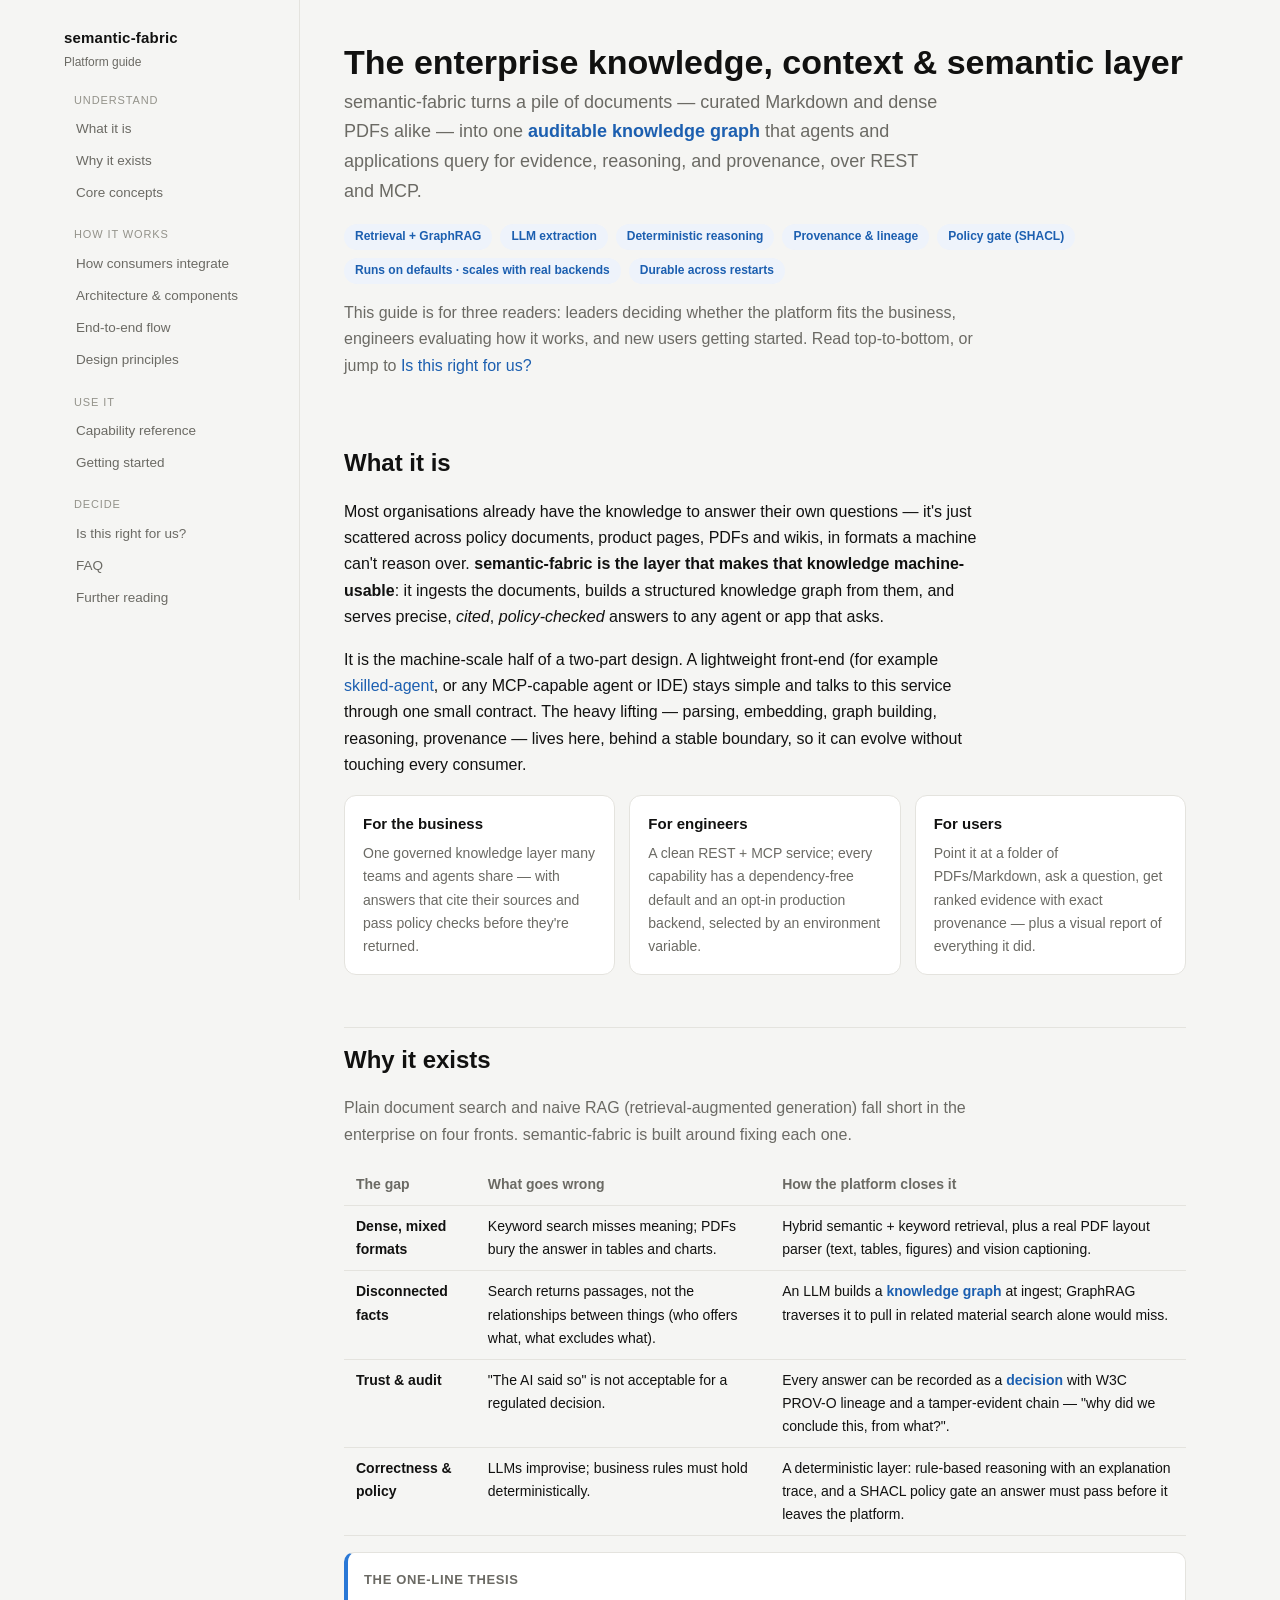
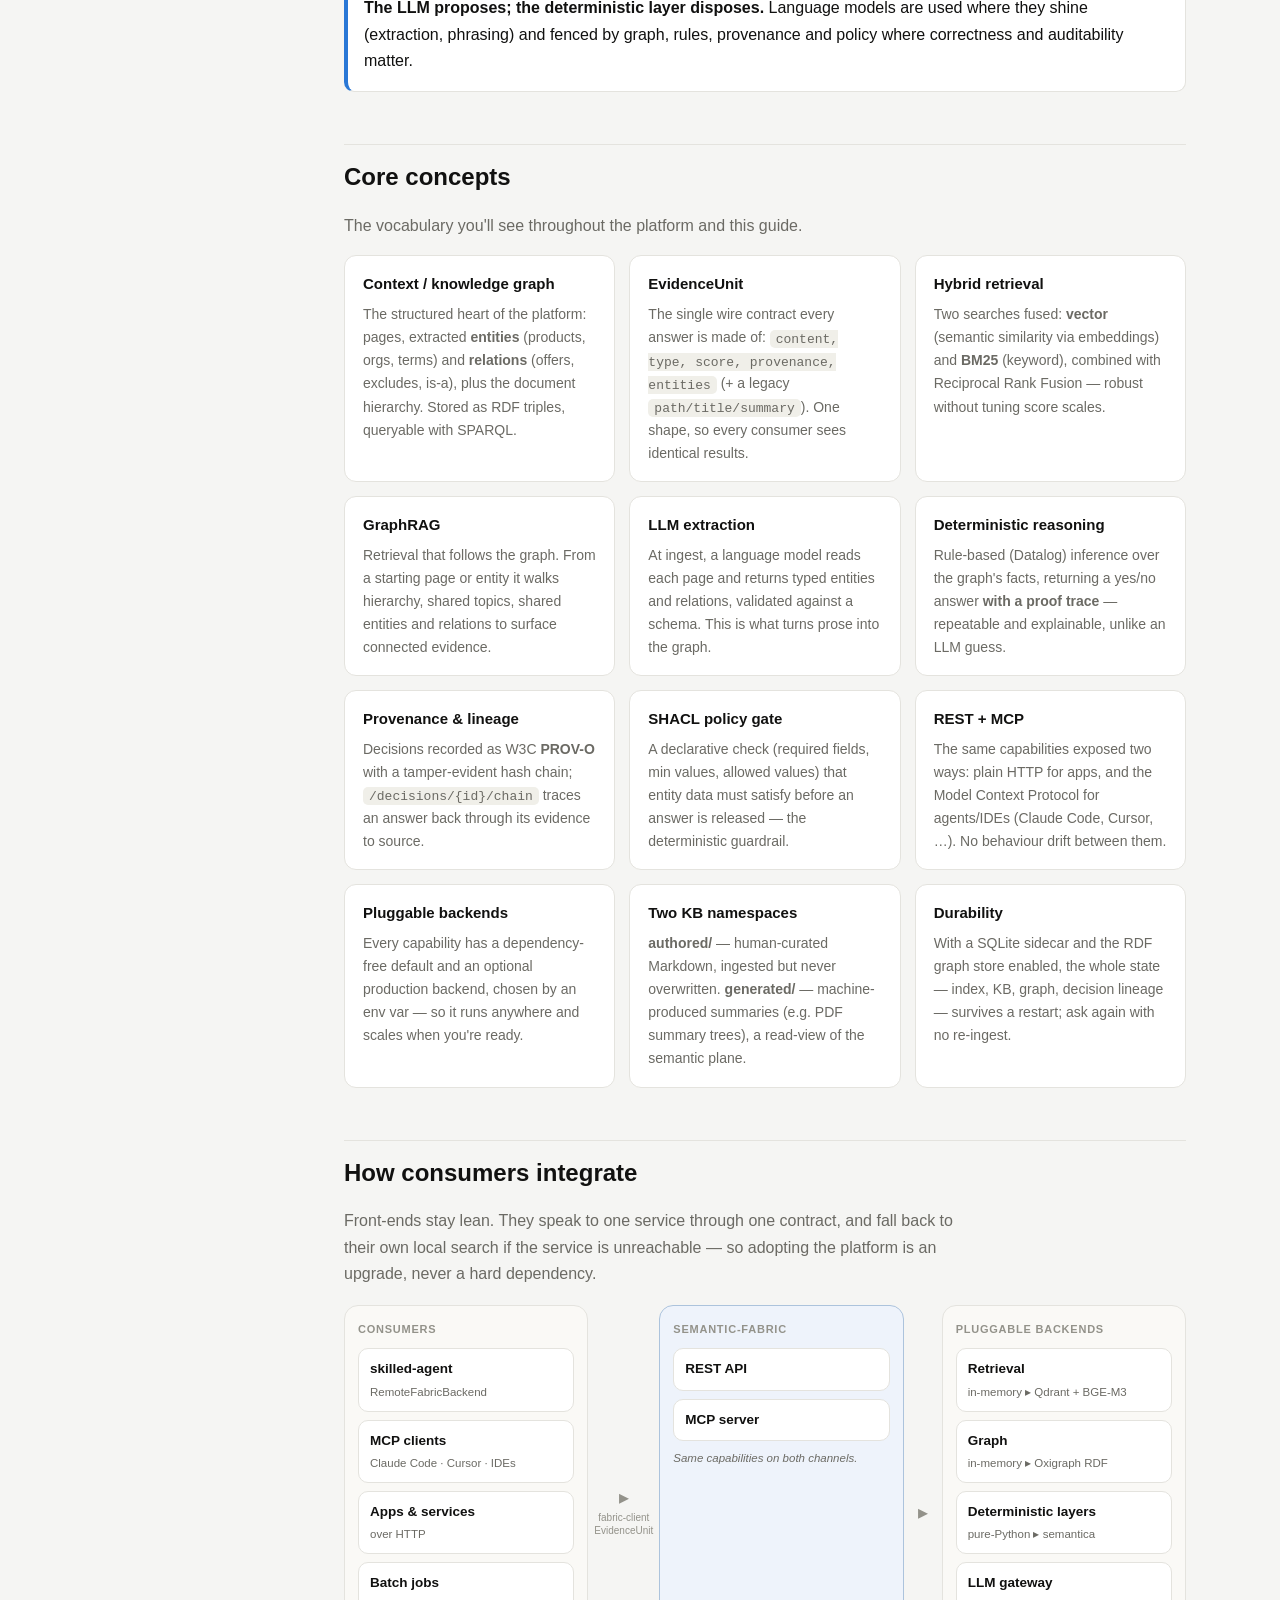
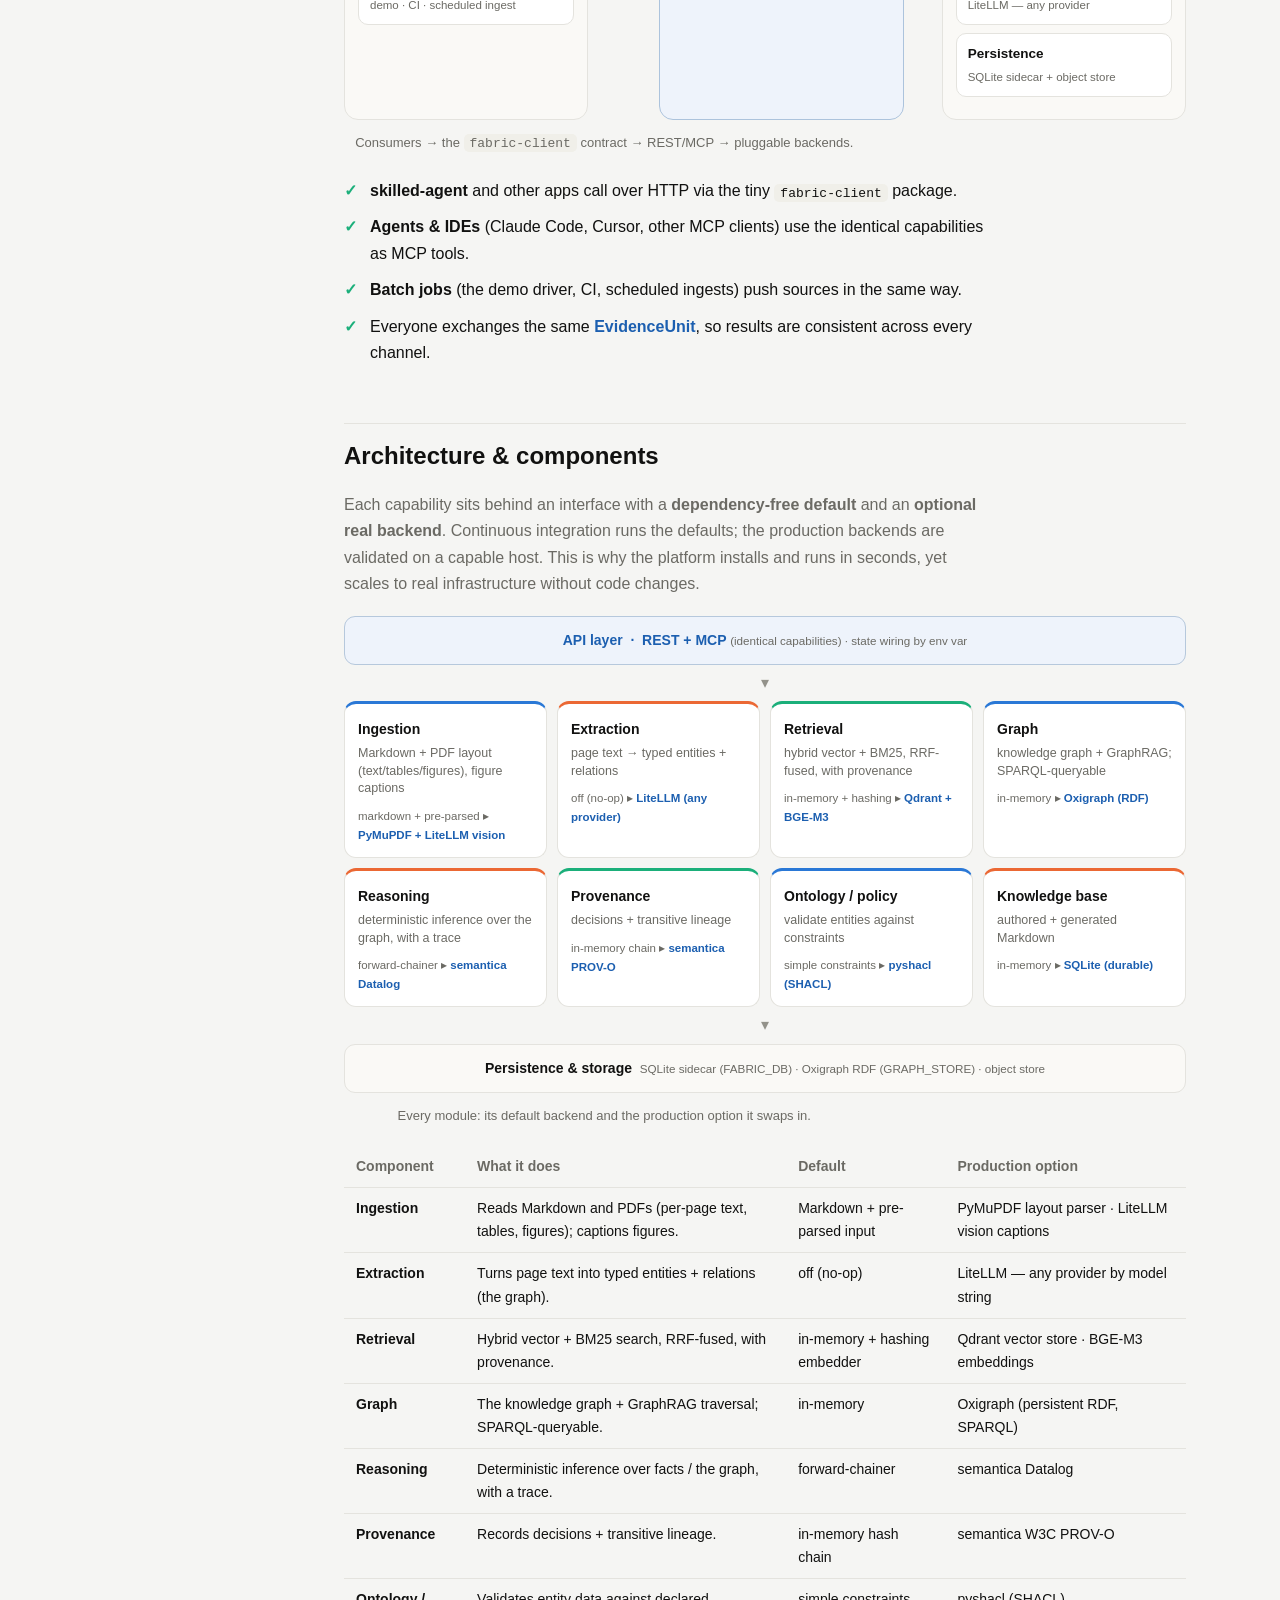
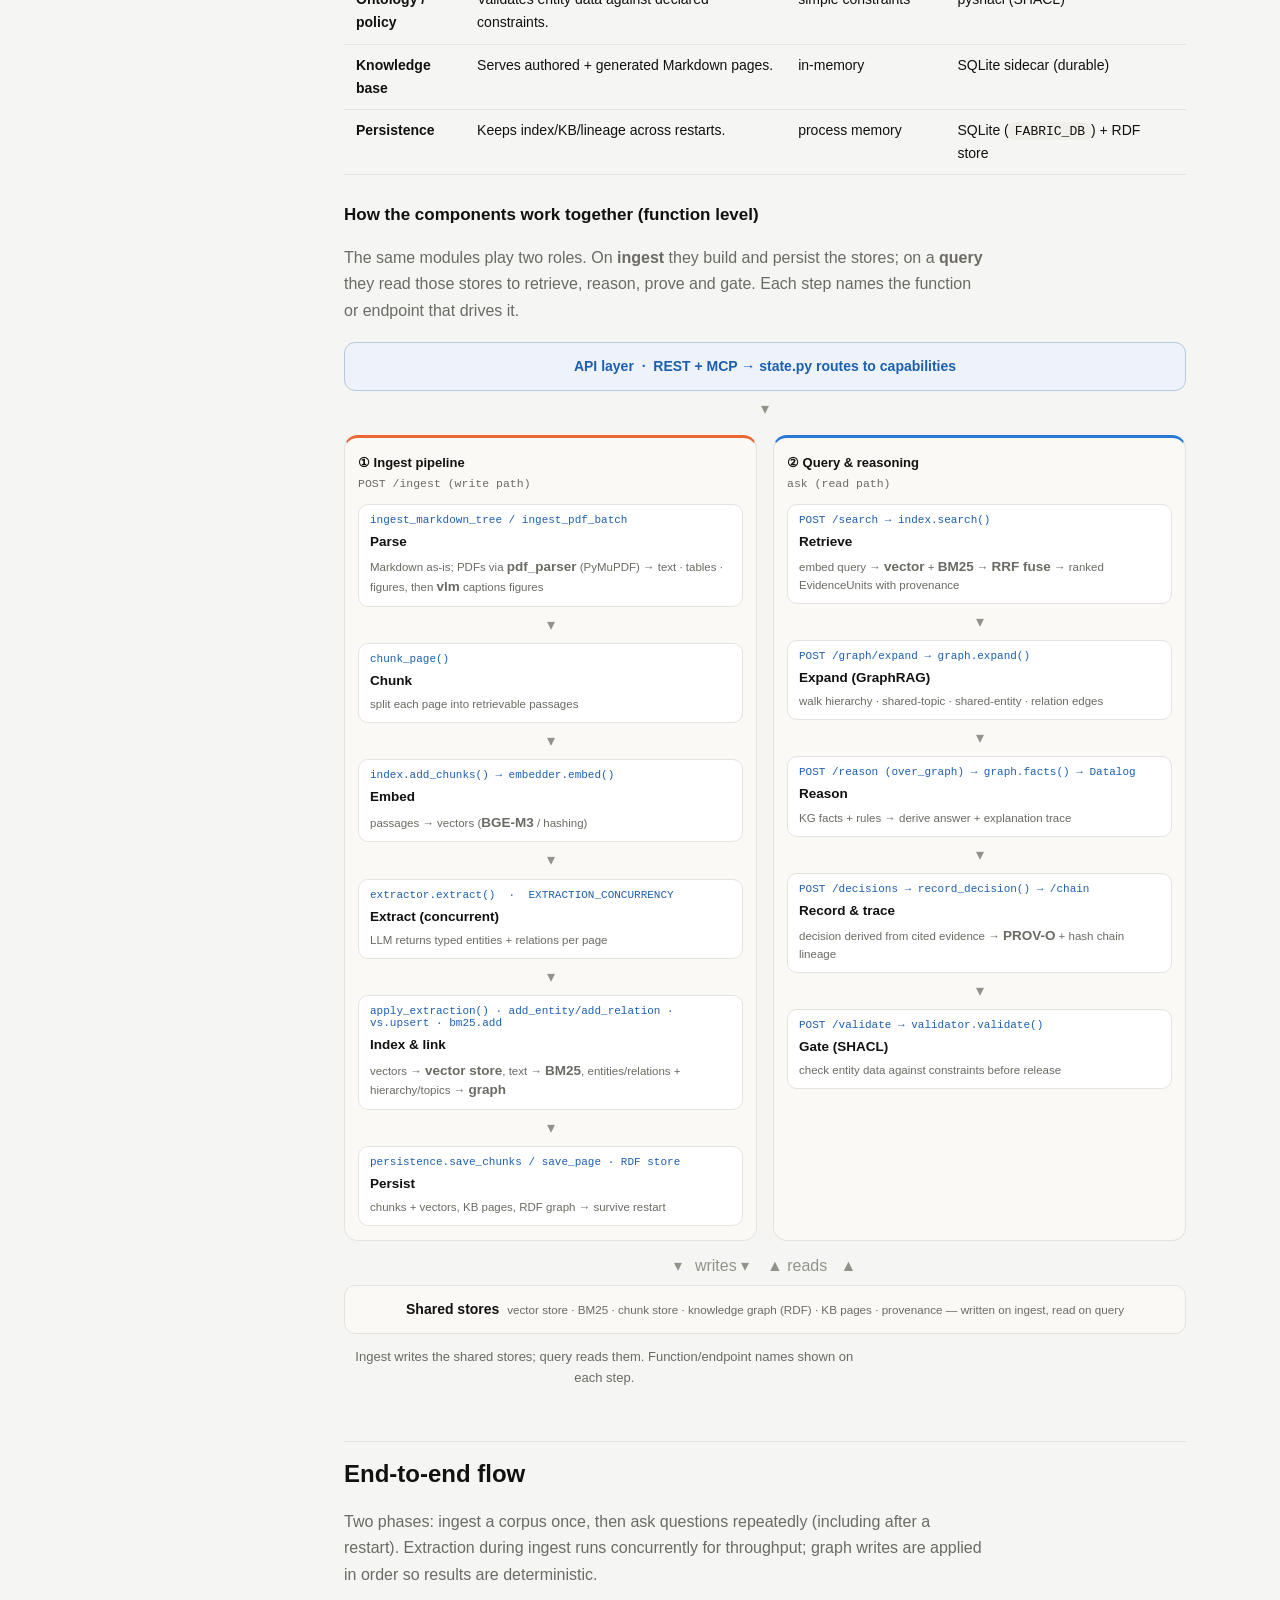
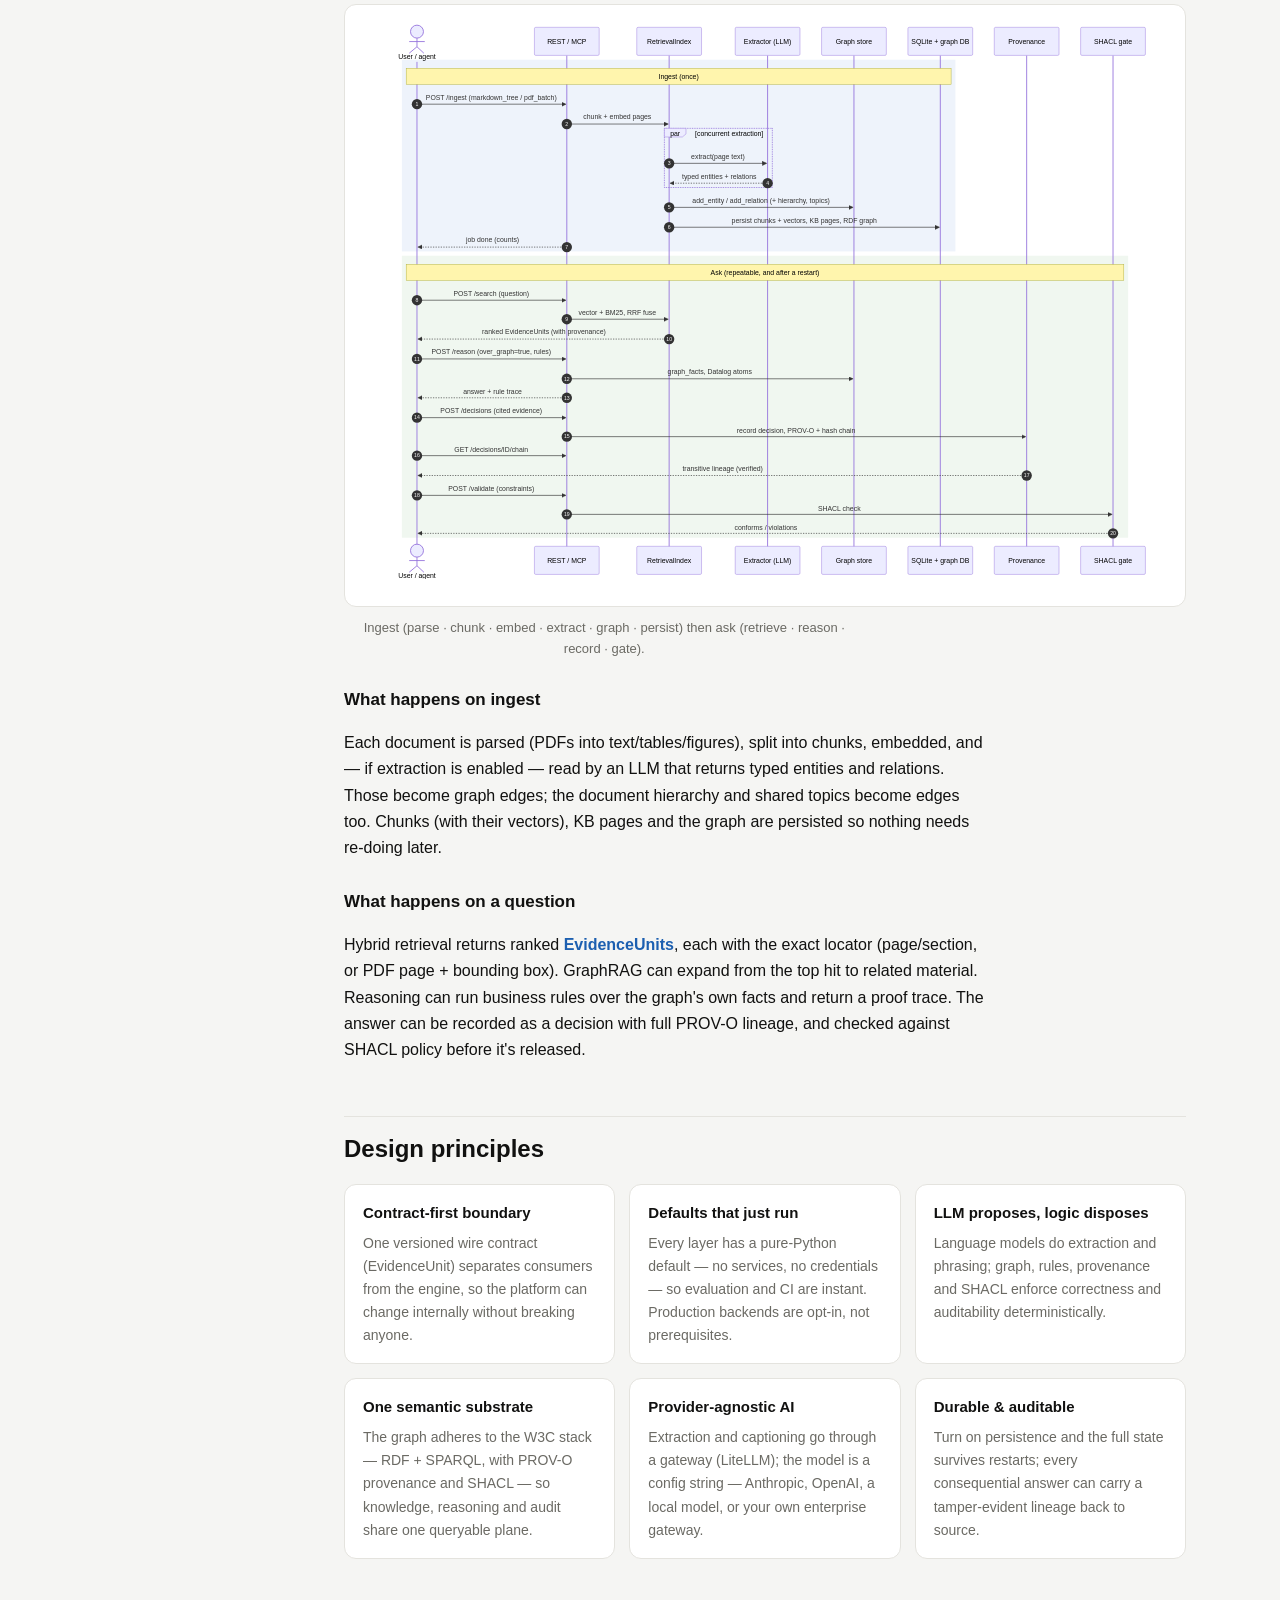
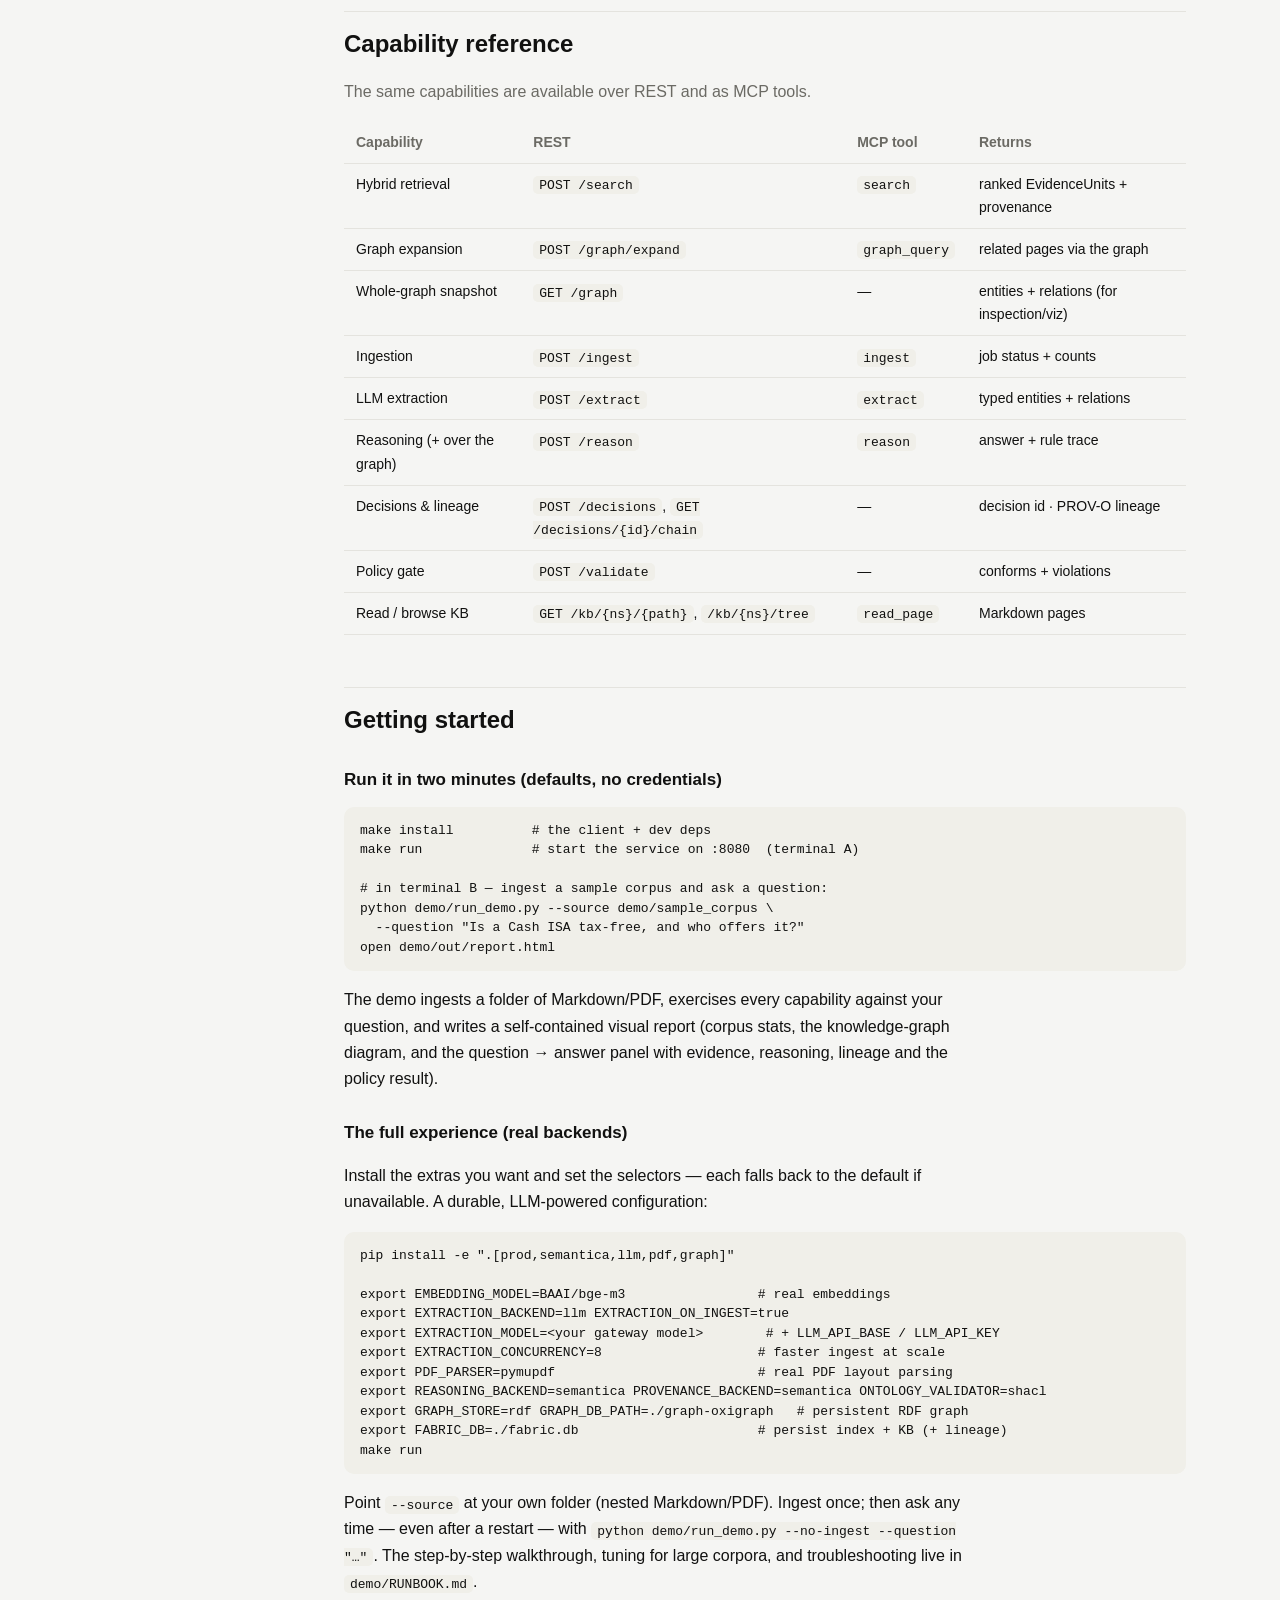
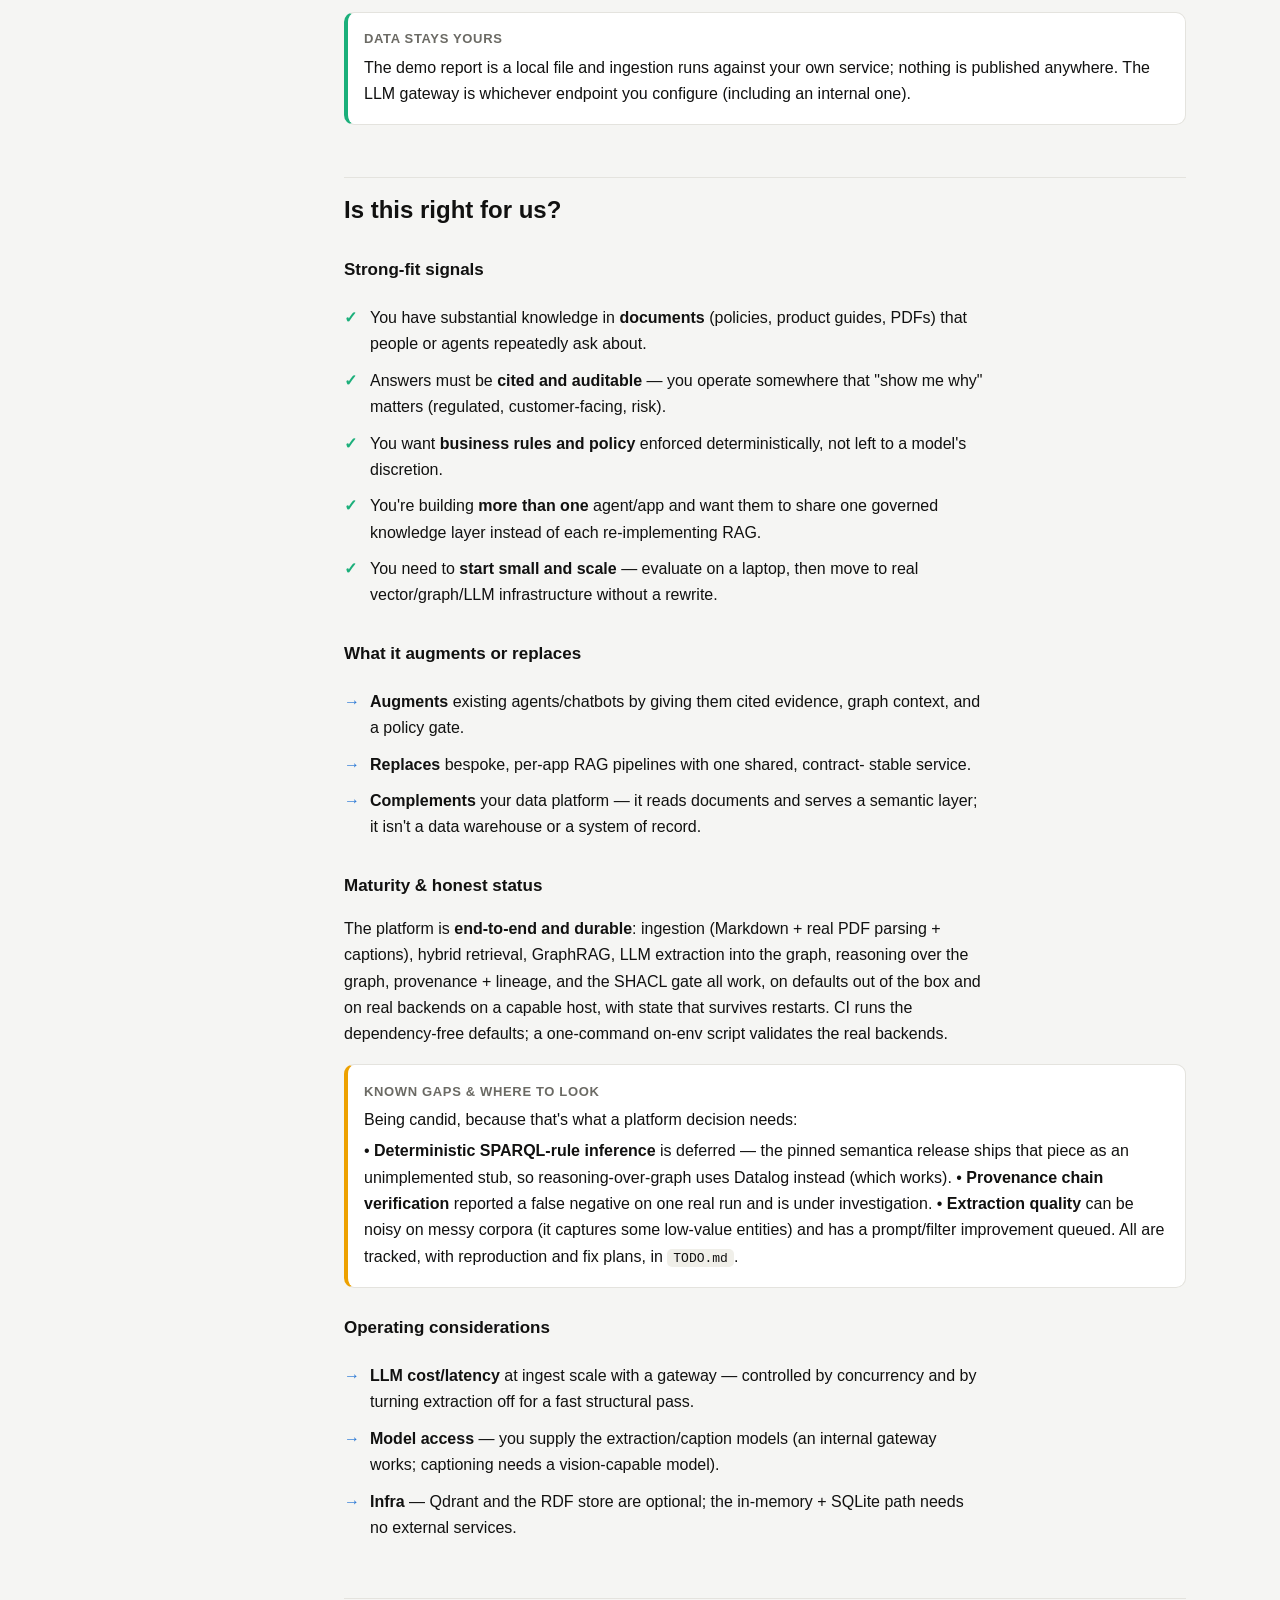
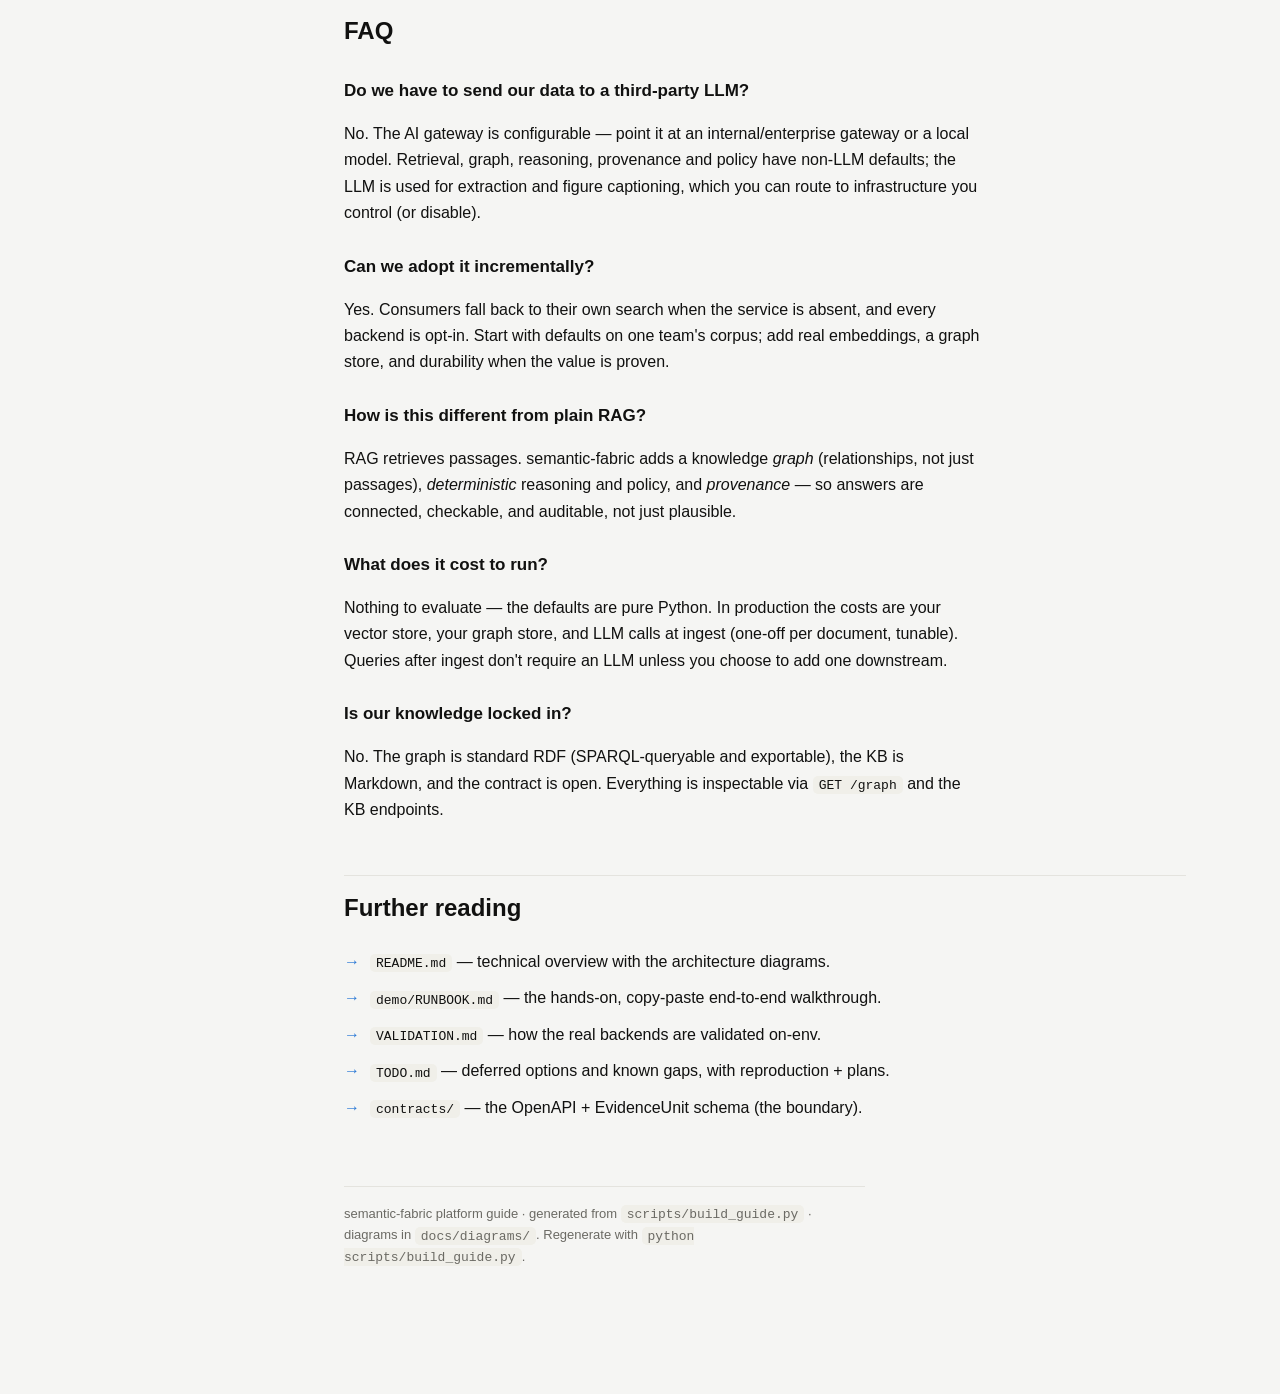
<file: docs/guide.html>
<!doctype html><html lang="en"><head><meta charset="utf-8"><meta name="viewport" content="width=device-width,initial-scale=1"><title>semantic-fabric — platform guide</title><style>
:root{
  --bg:#f5f5f3; --surface:#fff; --surface-2:#faf9f6; --line:#e4e3de;
  --ink:#111110; --muted:#6b6a64; --faint:#93928a;
  --accent:#2a78d6; --accent-ink:#1c5fb0; --pill:#eef3fb; --pill-ink:#1c5fb0;
  --good:#1baf7a; --warn:#eda100; --bad:#e34948; --code:#f0efe9;
  --s1:#2a78d6; --s2:#eb6834; --s3:#1baf7a;
}
@media (prefers-color-scheme:dark){:root{
  --bg:#131312; --surface:#1c1c1a; --surface-2:#232320; --line:#33322d;
  --ink:#f3f3f0; --muted:#a8a79e; --faint:#807f77;
  --accent:#3987e5; --accent-ink:#8fc0ff; --pill:#1e2a3c; --pill-ink:#8fc0ff;
  --good:#3bcf97; --warn:#eda100; --bad:#e66767; --code:#26251f;
}}
*{box-sizing:border-box}
body{margin:0;background:var(--bg);color:var(--ink);
  font:16px/1.65 -apple-system,BlinkMacSystemFont,"Segoe UI",Roboto,Helvetica,Arial,sans-serif;
  -webkit-font-smoothing:antialiased}
a{color:var(--accent-ink);text-decoration:none}a:hover{text-decoration:underline}
code{background:var(--code);padding:1.5px 6px;border-radius:5px;
  font:13px ui-monospace,SFMono-Regular,Menlo,monospace}
pre{background:var(--code);border-radius:10px;padding:14px 16px;overflow:auto;
  font:13px/1.5 ui-monospace,SFMono-Regular,Menlo,monospace}
pre code{background:none;padding:0}

.layout{display:grid;grid-template-columns:250px minmax(0,1fr);gap:0;max-width:1180px;margin:0 auto}
nav.toc{position:sticky;top:0;align-self:start;height:100vh;overflow:auto;padding:26px 14px 40px;
  border-right:1px solid var(--line)}
nav.toc .brand{font-weight:700;font-size:15px;letter-spacing:.2px;margin:0 0 2px}
nav.toc .tag{color:var(--muted);font-size:12px;margin:0 0 18px}
nav.toc a{display:block;color:var(--muted);font-size:13.5px;padding:5px 10px;border-radius:7px;
  border-left:2px solid transparent}
nav.toc a:hover{background:var(--surface);color:var(--ink);text-decoration:none}
nav.toc .grp{font-size:11px;text-transform:uppercase;letter-spacing:.08em;color:var(--faint);
  margin:16px 10px 4px}
main{padding:40px 44px 120px;min-width:0}
.hero h1{font-size:34px;line-height:1.15;margin:.1em 0 .15em}
.hero .lede{font-size:18px;color:var(--muted);max-width:60ch;margin:0 0 18px}
.badges{display:flex;flex-wrap:wrap;gap:8px;margin:6px 0 8px}
.badge{background:var(--pill);color:var(--pill-ink);border-radius:20px;padding:3px 11px;
  font-size:12px;font-weight:600}
h2{font-size:24px;margin:52px 0 8px;padding-top:12px;border-top:1px solid var(--line)}
h2:first-of-type{border-top:none}
h3{font-size:17px;margin:26px 0 6px}
p{max-width:72ch}
.section-lede{color:var(--muted);max-width:72ch}
.grid{display:grid;grid-template-columns:repeat(auto-fit,minmax(250px,1fr));gap:14px;margin:16px 0}
.card{background:var(--surface);border:1px solid var(--line);border-radius:12px;padding:16px 18px}
.card h4{margin:0 0 6px;font-size:15px}
.card p{margin:0;font-size:14px;color:var(--muted);max-width:none}
.k{color:var(--accent-ink);font-weight:600}
.fig{background:#fff;border:1px solid var(--line);border-radius:12px;padding:18px;margin:16px 0;
  overflow:auto;text-align:center}
.fig svg{max-width:100%;height:auto}
.figcap{color:var(--muted);font-size:13px;margin:-6px 0 20px;text-align:center}
table{border-collapse:collapse;width:100%;margin:14px 0;font-size:14px;display:block;overflow-x:auto}
th,td{border-bottom:1px solid var(--line);padding:9px 12px;text-align:left;vertical-align:top}
th{color:var(--muted);font-weight:600;white-space:nowrap}
.callout{border:1px solid var(--line);border-left:4px solid var(--accent);background:var(--surface);
  border-radius:10px;padding:12px 16px;margin:16px 0}
.callout.good{border-left-color:var(--good)} .callout.warn{border-left-color:var(--warn)}
.callout p{margin:.3em 0;max-width:none}
.callout .t{font-weight:700;font-size:13px;text-transform:uppercase;letter-spacing:.05em;
  color:var(--muted);margin-bottom:2px}
ul.checks{list-style:none;padding:0}ul.checks li{padding:5px 0 5px 26px;position:relative;max-width:72ch}
ul.checks li::before{content:"✓";position:absolute;left:0;color:var(--good);font-weight:700}
ul.crosses li::before{content:"→";color:var(--accent)}
.foot{margin:60px 0 0;padding-top:16px;border-top:1px solid var(--line);color:var(--muted);font-size:13px}

/* native diagrams */
.dg{margin:18px 0}
.dg-flow{display:flex;align-items:stretch;gap:6px;flex-wrap:nowrap}
.dg-lane{flex:1 1 0;min-width:0;background:var(--surface-2);border:1px solid var(--line);
  border-radius:14px;padding:14px 13px}
.dg-lane.accent{background:var(--pill);border-color:color-mix(in srgb,var(--accent) 30%,var(--line))}
.dg-lane h5{margin:0 0 10px;font-size:11px;text-transform:uppercase;letter-spacing:.07em;
  color:var(--faint)}
.dg-node{background:var(--surface);border:1px solid var(--line);border-radius:10px;
  padding:9px 11px;margin:8px 0;font-size:13.5px;font-weight:650}
.dg-node small{display:block;font-weight:400;color:var(--muted);font-size:11.5px;margin-top:2px}
.dg-arrow{flex:0 0 26px;display:flex;flex-direction:column;align-items:center;justify-content:center;
  color:var(--faint);gap:5px}
.dg-arrow .g{font-size:20px;line-height:1}
.dg-arrow small{font-size:10px;text-align:center;color:var(--faint);line-height:1.25}
.dg-note{font-size:11.5px;color:var(--muted);margin-top:8px;font-style:italic}
.dg-stack{display:flex;flex-direction:column}
.dg-band{background:var(--pill);color:var(--pill-ink);border:1px solid
  color-mix(in srgb,var(--accent) 25%,var(--line));border-radius:11px;padding:12px 14px;
  font-weight:650;text-align:center;font-size:14px}
.dg-band.storage{background:var(--surface-2);color:var(--ink);border-color:var(--line)}
.dg-band small{font-weight:400;color:var(--muted)}
.dg-vsep{text-align:center;color:var(--faint);font-size:16px;margin:5px 0}
.dg-grid{display:grid;grid-template-columns:repeat(auto-fit,minmax(200px,1fr));gap:10px}
.dg-mod{background:var(--surface);border:1px solid var(--line);border-radius:12px;
  padding:12px 13px;border-top:3px solid var(--s1)}
.dg-mod:nth-child(3n+2){border-top-color:var(--s2)}
.dg-mod:nth-child(3n){border-top-color:var(--s3)}
.dg-mod b{font-size:14px}
.dg-mod .role{display:block;color:var(--muted);font-size:12.5px;margin:3px 0 9px;line-height:1.4}
.dg-swap{font-size:11.5px;color:var(--muted)}
.dg-swap .d{color:var(--muted)} .dg-swap .p{color:var(--accent-ink);font-weight:650}
@media (max-width:720px){.dg-flow{flex-direction:column}.dg-arrow{flex-basis:auto;padding:2px 0}
  .dg-arrow .g{transform:rotate(90deg)}}

/* function-level pipeline diagram */
.dg2{display:grid;grid-template-columns:1fr 1fr;gap:16px;margin:12px 0}
.dg-col{background:var(--surface-2);border:1px solid var(--line);border-radius:14px;
  padding:14px 13px;border-top:3px solid var(--s1)}
.dg-col.ingest{border-top-color:var(--s2)}
.dg-col h5{margin:0 0 2px;font-size:13px;font-weight:700}
.dg-col .lead{margin:0 0 10px;font-size:11.5px;color:var(--muted);
  font-family:ui-monospace,SFMono-Regular,Menlo,monospace}
.dg-step{background:var(--surface);border:1px solid var(--line);border-radius:10px;padding:9px 11px}
.dg-step .fn{display:block;font:11px ui-monospace,SFMono-Regular,Menlo,monospace;
  color:var(--accent-ink);margin-bottom:2px}
.dg-step b{font-size:13.5px}
.dg-step .cx{display:block;color:var(--muted);font-size:11.5px;margin-top:3px;line-height:1.45}
@media (max-width:720px){.dg2{grid-template-columns:1fr}}
.pilltype{background:var(--pill);color:var(--pill-ink);border-radius:6px;padding:1px 7px;
  font-size:12px;font-weight:600}
@media (max-width:820px){
  .layout{grid-template-columns:1fr}
  nav.toc{position:static;height:auto;border-right:none;border-bottom:1px solid var(--line)}
  nav.toc a{display:inline-block}
  main{padding:24px 18px 80px}
  .hero h1{font-size:27px}
}
</style></head><body><div class="layout"><nav class="toc"><p class="brand">semantic-fabric</p><p class="tag">Platform guide</p><div class="grp">Understand</div><a href="#overview">What it is</a><a href="#why">Why it exists</a><a href="#concepts">Core concepts</a><div class="grp">How it works</div><a href="#integration">How consumers integrate</a><a href="#architecture">Architecture & components</a><a href="#flow">End-to-end flow</a><a href="#principles">Design principles</a><div class="grp">Use it</div><a href="#capabilities">Capability reference</a><a href="#getting-started">Getting started</a><div class="grp">Decide</div><a href="#decision">Is this right for us?</a><a href="#faq">FAQ</a><a href="#refs">Further reading</a></nav><main>
<section class="hero">
  <h1>The enterprise knowledge, context &amp; semantic layer</h1>
  <p class="lede">semantic-fabric turns a pile of documents — curated Markdown and dense
  PDFs alike — into one <span class="k">auditable knowledge graph</span> that agents and
  applications query for evidence, reasoning, and provenance, over REST and MCP.</p>
  <div class="badges">
    <span class="badge">Retrieval + GraphRAG</span>
    <span class="badge">LLM extraction</span>
    <span class="badge">Deterministic reasoning</span>
    <span class="badge">Provenance &amp; lineage</span>
    <span class="badge">Policy gate (SHACL)</span>
    <span class="badge">Runs on defaults · scales with real backends</span>
    <span class="badge">Durable across restarts</span>
  </div>
  <p class="section-lede">This guide is for three readers: leaders deciding whether the
  platform fits the business, engineers evaluating how it works, and new users getting
  started. Read top-to-bottom, or jump to <a href="#decision">Is this right for us?</a></p>
</section>

<h2 id="overview">What it is</h2>
<p>Most organisations already have the knowledge to answer their own questions — it's just
scattered across policy documents, product pages, PDFs and wikis, in formats a machine
can't reason over. <strong>semantic-fabric is the layer that makes that knowledge
machine-usable</strong>: it ingests the documents, builds a structured knowledge graph
from them, and serves precise, <em>cited</em>, <em>policy-checked</em> answers to any
agent or app that asks.</p>
<p>It is the machine-scale half of a two-part design. A lightweight front-end (for example
<a href="https://github.com/a-romero/skilled-agent">skilled-agent</a>, or any MCP-capable
agent or IDE) stays simple and talks to this service through one small contract. The heavy
lifting — parsing, embedding, graph building, reasoning, provenance — lives here, behind a
stable boundary, so it can evolve without touching every consumer.</p>
<div class="grid">
  <div class="card"><h4>For the business</h4><p>One governed knowledge layer many teams and agents share — with answers that cite their sources and pass policy checks before they're returned.</p></div>
  <div class="card"><h4>For engineers</h4><p>A clean REST + MCP service; every capability has a dependency-free default and an opt-in production backend, selected by an environment variable.</p></div>
  <div class="card"><h4>For users</h4><p>Point it at a folder of PDFs/Markdown, ask a question, get ranked evidence with exact provenance — plus a visual report of everything it did.</p></div>
</div>

<h2 id="why">Why it exists</h2>
<p class="section-lede">Plain document search and naive RAG (retrieval-augmented
generation) fall short in the enterprise on four fronts. semantic-fabric is built around
fixing each one.</p>
<table>
<thead><tr><th>The gap</th><th>What goes wrong</th><th>How the platform closes it</th></tr></thead>
<tbody>
<tr><td><strong>Dense, mixed formats</strong></td><td>Keyword search misses meaning; PDFs bury the answer in tables and charts.</td><td>Hybrid semantic + keyword retrieval, plus a real PDF layout parser (text, tables, figures) and vision captioning.</td></tr>
<tr><td><strong>Disconnected facts</strong></td><td>Search returns passages, not the relationships between things (who offers what, what excludes what).</td><td>An LLM builds a <span class="k">knowledge graph</span> at ingest; GraphRAG traverses it to pull in related material search alone would miss.</td></tr>
<tr><td><strong>Trust &amp; audit</strong></td><td>"The AI said so" is not acceptable for a regulated decision.</td><td>Every answer can be recorded as a <span class="k">decision</span> with W3C PROV-O lineage and a tamper-evident chain — "why did we conclude this, from what?".</td></tr>
<tr><td><strong>Correctness &amp; policy</strong></td><td>LLMs improvise; business rules must hold deterministically.</td><td>A deterministic layer: rule-based reasoning with an explanation trace, and a SHACL policy gate an answer must pass before it leaves the platform.</td></tr>
</tbody>
</table>
<div class="callout"><p class="t">The one-line thesis</p><p><strong>The LLM proposes; the
deterministic layer disposes.</strong> Language models are used where they shine
(extraction, phrasing) and fenced by graph, rules, provenance and policy where correctness
and auditability matter.</p></div>

<h2 id="concepts">Core concepts</h2>
<p class="section-lede">The vocabulary you'll see throughout the platform and this guide.</p>
<div class="grid">
  <div class="card"><h4>Context / knowledge graph</h4><p>The structured heart of the platform: pages, extracted <b>entities</b> (products, orgs, terms) and <b>relations</b> (offers, excludes, is-a), plus the document hierarchy. Stored as RDF triples, queryable with SPARQL.</p></div>
  <div class="card"><h4>EvidenceUnit</h4><p>The single wire contract every answer is made of: <code>content, type, score, provenance, entities</code> (+ a legacy <code>path/title/summary</code>). One shape, so every consumer sees identical results.</p></div>
  <div class="card"><h4>Hybrid retrieval</h4><p>Two searches fused: <b>vector</b> (semantic similarity via embeddings) and <b>BM25</b> (keyword), combined with Reciprocal Rank Fusion — robust without tuning score scales.</p></div>
  <div class="card"><h4>GraphRAG</h4><p>Retrieval that follows the graph. From a starting page or entity it walks hierarchy, shared topics, shared entities and relations to surface connected evidence.</p></div>
  <div class="card"><h4>LLM extraction</h4><p>At ingest, a language model reads each page and returns typed entities and relations, validated against a schema. This is what turns prose into the graph.</p></div>
  <div class="card"><h4>Deterministic reasoning</h4><p>Rule-based (Datalog) inference over the graph's facts, returning a yes/no answer <b>with a proof trace</b> — repeatable and explainable, unlike an LLM guess.</p></div>
  <div class="card"><h4>Provenance &amp; lineage</h4><p>Decisions recorded as W3C <b>PROV-O</b> with a tamper-evident hash chain; <code>/decisions/&#123;id&#125;/chain</code> traces an answer back through its evidence to source.</p></div>
  <div class="card"><h4>SHACL policy gate</h4><p>A declarative check (required fields, min values, allowed values) that entity data must satisfy before an answer is released — the deterministic guardrail.</p></div>
  <div class="card"><h4>REST + MCP</h4><p>The same capabilities exposed two ways: plain HTTP for apps, and the Model Context Protocol for agents/IDEs (Claude Code, Cursor, …). No behaviour drift between them.</p></div>
  <div class="card"><h4>Pluggable backends</h4><p>Every capability has a dependency-free default and an optional production backend, chosen by an env var — so it runs anywhere and scales when you're ready.</p></div>
  <div class="card"><h4>Two KB namespaces</h4><p><b>authored/</b> — human-curated Markdown, ingested but never overwritten. <b>generated/</b> — machine-produced summaries (e.g. PDF summary trees), a read-view of the semantic plane.</p></div>
  <div class="card"><h4>Durability</h4><p>With a SQLite sidecar and the RDF graph store enabled, the whole state — index, KB, graph, decision lineage — survives a restart; ask again with no re-ingest.</p></div>
</div>

<h2 id="integration">How consumers integrate</h2>
<p class="section-lede">Front-ends stay lean. They speak to one service through one
contract, and fall back to their own local search if the service is unreachable — so
adopting the platform is an upgrade, never a hard dependency.</p>
<div class="dg dg-flow"><div class="dg-lane"><h5>Consumers</h5><div class="dg-node">skilled-agent<small>RemoteFabricBackend</small></div><div class="dg-node">MCP clients<small>Claude Code · Cursor · IDEs</small></div><div class="dg-node">Apps &amp; services<small>over HTTP</small></div><div class="dg-node">Batch jobs<small>demo · CI · scheduled ingest</small></div></div><div class="dg-arrow"><span class="g">▸</span><small>fabric-client<br>EvidenceUnit</small></div><div class="dg-lane accent"><h5>semantic-fabric</h5><div class="dg-node">REST API</div><div class="dg-node">MCP server</div><div class="dg-note">Same capabilities on both channels.</div></div><div class="dg-arrow"><span class="g">▸</span></div><div class="dg-lane"><h5>Pluggable backends</h5><div class="dg-node">Retrieval<small>in-memory ▸ Qdrant + BGE-M3</small></div><div class="dg-node">Graph<small>in-memory ▸ Oxigraph RDF</small></div><div class="dg-node">Deterministic layers<small>pure-Python ▸ semantica</small></div><div class="dg-node">LLM gateway<small>LiteLLM — any provider</small></div><div class="dg-node">Persistence<small>SQLite sidecar + object store</small></div></div></div>
<p class="figcap">Consumers → the <code>fabric-client</code> contract → REST/MCP → pluggable backends.</p>
<ul class="checks">
<li><strong>skilled-agent</strong> and other apps call over HTTP via the tiny
<code>fabric-client</code> package.</li>
<li><strong>Agents &amp; IDEs</strong> (Claude Code, Cursor, other MCP clients) use the
identical capabilities as MCP tools.</li>
<li><strong>Batch jobs</strong> (the demo driver, CI, scheduled ingests) push sources in
the same way.</li>
<li>Everyone exchanges the same <span class="k">EvidenceUnit</span>, so results are
consistent across every channel.</li>
</ul>

<h2 id="architecture">Architecture &amp; components</h2>
<p class="section-lede">Each capability sits behind an interface with a
<b>dependency-free default</b> and an <b>optional real backend</b>. Continuous
integration runs the defaults; the production backends are validated on a capable host.
This is why the platform installs and runs in seconds, yet scales to real infrastructure
without code changes.</p>
<div class="dg dg-stack"><div class="dg-band">API layer &nbsp;·&nbsp; REST + MCP <small>(identical capabilities) · state wiring by env var</small></div><div class="dg-vsep">▾</div><div class="dg-grid"><div class="dg-mod"><b>Ingestion</b><span class="role">Markdown + PDF layout (text/tables/figures), figure captions</span><div class="dg-swap"><span class="d">markdown + pre-parsed</span> ▸ <span class="p">PyMuPDF + LiteLLM vision</span></div></div><div class="dg-mod"><b>Extraction</b><span class="role">page text → typed entities + relations</span><div class="dg-swap"><span class="d">off (no-op)</span> ▸ <span class="p">LiteLLM (any provider)</span></div></div><div class="dg-mod"><b>Retrieval</b><span class="role">hybrid vector + BM25, RRF-fused, with provenance</span><div class="dg-swap"><span class="d">in-memory + hashing</span> ▸ <span class="p">Qdrant + BGE-M3</span></div></div><div class="dg-mod"><b>Graph</b><span class="role">knowledge graph + GraphRAG; SPARQL-queryable</span><div class="dg-swap"><span class="d">in-memory</span> ▸ <span class="p">Oxigraph (RDF)</span></div></div><div class="dg-mod"><b>Reasoning</b><span class="role">deterministic inference over the graph, with a trace</span><div class="dg-swap"><span class="d">forward-chainer</span> ▸ <span class="p">semantica Datalog</span></div></div><div class="dg-mod"><b>Provenance</b><span class="role">decisions + transitive lineage</span><div class="dg-swap"><span class="d">in-memory chain</span> ▸ <span class="p">semantica PROV-O</span></div></div><div class="dg-mod"><b>Ontology / policy</b><span class="role">validate entities against constraints</span><div class="dg-swap"><span class="d">simple constraints</span> ▸ <span class="p">pyshacl (SHACL)</span></div></div><div class="dg-mod"><b>Knowledge base</b><span class="role">authored + generated Markdown</span><div class="dg-swap"><span class="d">in-memory</span> ▸ <span class="p">SQLite (durable)</span></div></div></div><div class="dg-vsep">▾</div><div class="dg-band storage">Persistence &amp; storage &nbsp;<small>SQLite sidecar (FABRIC_DB) · Oxigraph RDF (GRAPH_STORE) · object store</small></div></div>
<p class="figcap">Every module: its default backend and the production option it swaps in.</p>
<table>
<thead><tr><th>Component</th><th>What it does</th><th>Default</th><th>Production option</th></tr></thead>
<tbody>
<tr><td><strong>Ingestion</strong></td><td>Reads Markdown and PDFs (per-page text, tables, figures); captions figures.</td><td>Markdown + pre-parsed input</td><td>PyMuPDF layout parser · LiteLLM vision captions</td></tr>
<tr><td><strong>Extraction</strong></td><td>Turns page text into typed entities + relations (the graph).</td><td>off (no-op)</td><td>LiteLLM — any provider by model string</td></tr>
<tr><td><strong>Retrieval</strong></td><td>Hybrid vector + BM25 search, RRF-fused, with provenance.</td><td>in-memory + hashing embedder</td><td>Qdrant vector store · BGE-M3 embeddings</td></tr>
<tr><td><strong>Graph</strong></td><td>The knowledge graph + GraphRAG traversal; SPARQL-queryable.</td><td>in-memory</td><td>Oxigraph (persistent RDF, SPARQL)</td></tr>
<tr><td><strong>Reasoning</strong></td><td>Deterministic inference over facts / the graph, with a trace.</td><td>forward-chainer</td><td>semantica Datalog</td></tr>
<tr><td><strong>Provenance</strong></td><td>Records decisions + transitive lineage.</td><td>in-memory hash chain</td><td>semantica W3C PROV-O</td></tr>
<tr><td><strong>Ontology / policy</strong></td><td>Validates entity data against declared constraints.</td><td>simple constraints</td><td>pyshacl (SHACL)</td></tr>
<tr><td><strong>Knowledge base</strong></td><td>Serves authored + generated Markdown pages.</td><td>in-memory</td><td>SQLite sidecar (durable)</td></tr>
<tr><td><strong>Persistence</strong></td><td>Keeps index/KB/lineage across restarts.</td><td>process memory</td><td>SQLite (<code>FABRIC_DB</code>) + RDF store</td></tr>
</tbody>
</table>

<h3>How the components work together (function level)</h3>
<p class="section-lede">The same modules play two roles. On <strong>ingest</strong> they
build and persist the stores; on a <strong>query</strong> they read those stores to
retrieve, reason, prove and gate. Each step names the function or endpoint that drives it.</p>
<div class="dg"><div class="dg-band">API layer &nbsp;·&nbsp; REST + MCP → state.py routes to capabilities</div><div class="dg-vsep">▾</div><div class="dg2"><div class="dg-col ingest"><h5>① Ingest pipeline</h5><p class="lead">POST /ingest (write path)</p><div class="dg-step"><span class="fn">ingest_markdown_tree / ingest_pdf_batch</span><b>Parse</b><span class="cx">Markdown as-is; PDFs via <b>pdf_parser</b> (PyMuPDF) → text · tables · figures, then <b>vlm</b> captions figures</span></div><div class="dg-vsep">▾</div><div class="dg-step"><span class="fn">chunk_page()</span><b>Chunk</b><span class="cx">split each page into retrievable passages</span></div><div class="dg-vsep">▾</div><div class="dg-step"><span class="fn">index.add_chunks() → embedder.embed()</span><b>Embed</b><span class="cx">passages → vectors (<b>BGE-M3</b> / hashing)</span></div><div class="dg-vsep">▾</div><div class="dg-step"><span class="fn">extractor.extract() &nbsp;·&nbsp; EXTRACTION_CONCURRENCY</span><b>Extract (concurrent)</b><span class="cx">LLM returns typed entities + relations per page</span></div><div class="dg-vsep">▾</div><div class="dg-step"><span class="fn">apply_extraction() · add_entity/add_relation · vs.upsert · bm25.add</span><b>Index &amp; link</b><span class="cx">vectors → <b>vector store</b>, text → <b>BM25</b>, entities/relations + hierarchy/topics → <b>graph</b></span></div><div class="dg-vsep">▾</div><div class="dg-step"><span class="fn">persistence.save_chunks / save_page · RDF store</span><b>Persist</b><span class="cx">chunks + vectors, KB pages, RDF graph → survive restart</span></div></div><div class="dg-col"><h5>② Query &amp; reasoning</h5><p class="lead">ask (read path)</p><div class="dg-step"><span class="fn">POST /search → index.search()</span><b>Retrieve</b><span class="cx">embed query → <b>vector</b> + <b>BM25</b> → <b>RRF fuse</b> → ranked EvidenceUnits with provenance</span></div><div class="dg-vsep">▾</div><div class="dg-step"><span class="fn">POST /graph/expand → graph.expand()</span><b>Expand (GraphRAG)</b><span class="cx">walk hierarchy · shared-topic · shared-entity · relation edges</span></div><div class="dg-vsep">▾</div><div class="dg-step"><span class="fn">POST /reason (over_graph) → graph.facts() → Datalog</span><b>Reason</b><span class="cx">KG facts + rules → derive answer + explanation trace</span></div><div class="dg-vsep">▾</div><div class="dg-step"><span class="fn">POST /decisions → record_decision() → /chain</span><b>Record &amp; trace</b><span class="cx">decision derived from cited evidence → <b>PROV-O</b> + hash chain lineage</span></div><div class="dg-vsep">▾</div><div class="dg-step"><span class="fn">POST /validate → validator.validate()</span><b>Gate (SHACL)</b><span class="cx">check entity data against constraints before release</span></div></div></div><div class="dg-vsep">▾ &nbsp; writes ▾ &nbsp;&nbsp; ▲ reads &nbsp; ▲</div><div class="dg-band storage">Shared stores &nbsp;<small>vector store · BM25 · chunk store · knowledge graph (RDF) · KB pages · provenance — written on ingest, read on query</small></div></div>
<p class="figcap">Ingest writes the shared stores; query reads them. Function/endpoint
names shown on each step.</p>

<h2 id="flow">End-to-end flow</h2>
<p class="section-lede">Two phases: ingest a corpus once, then ask questions
repeatedly (including after a restart). Extraction during ingest runs concurrently for
throughput; graph writes are applied in order so results are deterministic.</p>
<div class="fig"><svg id="my-svg" width="100%" xmlns="http://www.w3.org/2000/svg" xmlns:xlink="http://www.w3.org/1999/xlink" style="max-width: 1862px; background-color: white;" viewBox="-50 -10 1862 1288" role="graphics-document document" aria-roledescription="sequence"><rect x="40" y="529" fill="rgb(240,247,240)" width="1682" height="653" class="rect"/><rect x="40" y="75" fill="rgb(238,243,251)" width="1282" height="444" class="rect"/><g><rect x="1612" y="1202" fill="#eaeaea" stroke="#666" width="150" height="65" name="ON" rx="3" ry="3" class="actor actor-bottom"/><text x="1687" y="1234.5" dominant-baseline="central" alignment-baseline="central" class="actor actor-box" style="text-anchor: middle; font-size: 16px; font-weight: 400;"><tspan x="1687" dy="0">SHACL gate</tspan></text></g><g><rect x="1412" y="1202" fill="#eaeaea" stroke="#666" width="150" height="65" name="PV" rx="3" ry="3" class="actor actor-bottom"/><text x="1487" y="1234.5" dominant-baseline="central" alignment-baseline="central" class="actor actor-box" style="text-anchor: middle; font-size: 16px; font-weight: 400;"><tspan x="1487" dy="0">Provenance</tspan></text></g><g><rect x="1212" y="1202" fill="#eaeaea" stroke="#666" width="150" height="65" name="DB" rx="3" ry="3" class="actor actor-bottom"/><text x="1287" y="1234.5" dominant-baseline="central" alignment-baseline="central" class="actor actor-box" style="text-anchor: middle; font-size: 16px; font-weight: 400;"><tspan x="1287" dy="0">SQLite + graph DB</tspan></text></g><g><rect x="1012" y="1202" fill="#eaeaea" stroke="#666" width="150" height="65" name="G" rx="3" ry="3" class="actor actor-bottom"/><text x="1087" y="1234.5" dominant-baseline="central" alignment-baseline="central" class="actor actor-box" style="text-anchor: middle; font-size: 16px; font-weight: 400;"><tspan x="1087" dy="0">Graph store</tspan></text></g><g><rect x="812" y="1202" fill="#eaeaea" stroke="#666" width="150" height="65" name="EX" rx="3" ry="3" class="actor actor-bottom"/><text x="887" y="1234.5" dominant-baseline="central" alignment-baseline="central" class="actor actor-box" style="text-anchor: middle; font-size: 16px; font-weight: 400;"><tspan x="887" dy="0">Extractor (LLM)</tspan></text></g><g><rect x="584" y="1202" fill="#eaeaea" stroke="#666" width="150" height="65" name="IDX" rx="3" ry="3" class="actor actor-bottom"/><text x="659" y="1234.5" dominant-baseline="central" alignment-baseline="central" class="actor actor-box" style="text-anchor: middle; font-size: 16px; font-weight: 400;"><tspan x="659" dy="0">RetrievalIndex</tspan></text></g><g><rect x="347" y="1202" fill="#eaeaea" stroke="#666" width="150" height="65" name="API" rx="3" ry="3" class="actor actor-bottom"/><text x="422" y="1234.5" dominant-baseline="central" alignment-baseline="central" class="actor actor-box" style="text-anchor: middle; font-size: 16px; font-weight: 400;"><tspan x="422" dy="0">REST / MCP</tspan></text></g><g/><g><line id="actor7" x1="1687" y1="65" x2="1687" y2="1202" class="actor-line 200" stroke-width="0.5px" stroke="#999" name="ON" data-et="life-line" data-id="ON"/><g id="root-7" data-et="participant" data-type="participant" data-id="ON"><rect x="1612" y="0" fill="#eaeaea" stroke="#666" width="150" height="65" name="ON" rx="3" ry="3" class="actor actor-top"/><text x="1687" y="32.5" dominant-baseline="central" alignment-baseline="central" class="actor actor-box" style="text-anchor: middle; font-size: 16px; font-weight: 400;"><tspan x="1687" dy="0">SHACL gate</tspan></text></g></g><g><line id="actor6" x1="1487" y1="65" x2="1487" y2="1202" class="actor-line 200" stroke-width="0.5px" stroke="#999" name="PV" data-et="life-line" data-id="PV"/><g id="root-6" data-et="participant" data-type="participant" data-id="PV"><rect x="1412" y="0" fill="#eaeaea" stroke="#666" width="150" height="65" name="PV" rx="3" ry="3" class="actor actor-top"/><text x="1487" y="32.5" dominant-baseline="central" alignment-baseline="central" class="actor actor-box" style="text-anchor: middle; font-size: 16px; font-weight: 400;"><tspan x="1487" dy="0">Provenance</tspan></text></g></g><g><line id="actor5" x1="1287" y1="65" x2="1287" y2="1202" class="actor-line 200" stroke-width="0.5px" stroke="#999" name="DB" data-et="life-line" data-id="DB"/><g id="root-5" data-et="participant" data-type="participant" data-id="DB"><rect x="1212" y="0" fill="#eaeaea" stroke="#666" width="150" height="65" name="DB" rx="3" ry="3" class="actor actor-top"/><text x="1287" y="32.5" dominant-baseline="central" alignment-baseline="central" class="actor actor-box" style="text-anchor: middle; font-size: 16px; font-weight: 400;"><tspan x="1287" dy="0">SQLite + graph DB</tspan></text></g></g><g><line id="actor4" x1="1087" y1="65" x2="1087" y2="1202" class="actor-line 200" stroke-width="0.5px" stroke="#999" name="G" data-et="life-line" data-id="G"/><g id="root-4" data-et="participant" data-type="participant" data-id="G"><rect x="1012" y="0" fill="#eaeaea" stroke="#666" width="150" height="65" name="G" rx="3" ry="3" class="actor actor-top"/><text x="1087" y="32.5" dominant-baseline="central" alignment-baseline="central" class="actor actor-box" style="text-anchor: middle; font-size: 16px; font-weight: 400;"><tspan x="1087" dy="0">Graph store</tspan></text></g></g><g><line id="actor3" x1="887" y1="65" x2="887" y2="1202" class="actor-line 200" stroke-width="0.5px" stroke="#999" name="EX" data-et="life-line" data-id="EX"/><g id="root-3" data-et="participant" data-type="participant" data-id="EX"><rect x="812" y="0" fill="#eaeaea" stroke="#666" width="150" height="65" name="EX" rx="3" ry="3" class="actor actor-top"/><text x="887" y="32.5" dominant-baseline="central" alignment-baseline="central" class="actor actor-box" style="text-anchor: middle; font-size: 16px; font-weight: 400;"><tspan x="887" dy="0">Extractor (LLM)</tspan></text></g></g><g><line id="actor2" x1="659" y1="65" x2="659" y2="1202" class="actor-line 200" stroke-width="0.5px" stroke="#999" name="IDX" data-et="life-line" data-id="IDX"/><g id="root-2" data-et="participant" data-type="participant" data-id="IDX"><rect x="584" y="0" fill="#eaeaea" stroke="#666" width="150" height="65" name="IDX" rx="3" ry="3" class="actor actor-top"/><text x="659" y="32.5" dominant-baseline="central" alignment-baseline="central" class="actor actor-box" style="text-anchor: middle; font-size: 16px; font-weight: 400;"><tspan x="659" dy="0">RetrievalIndex</tspan></text></g></g><g><line id="actor1" x1="422" y1="65" x2="422" y2="1202" class="actor-line 200" stroke-width="0.5px" stroke="#999" name="API" data-et="life-line" data-id="API"/><g id="root-1" data-et="participant" data-type="participant" data-id="API"><rect x="347" y="0" fill="#eaeaea" stroke="#666" width="150" height="65" name="API" rx="3" ry="3" class="actor actor-top"/><text x="422" y="32.5" dominant-baseline="central" alignment-baseline="central" class="actor actor-box" style="text-anchor: middle; font-size: 16px; font-weight: 400;"><tspan x="422" dy="0">REST / MCP</tspan></text></g></g><g><line id="actor0" x1="75" y1="80" x2="75" y2="1202" class="actor-line 200" stroke-width="0.5px" stroke="#999" name="U" data-et="life-line" data-id="U"/></g><style>#my-svg{font-family:"trebuchet ms",verdana,arial,sans-serif;font-size:16px;fill:#333;}@keyframes edge-animation-frame{from{stroke-dashoffset:0;}}@keyframes dash{to{stroke-dashoffset:0;}}#my-svg .edge-animation-slow{stroke-dasharray:9,5!important;stroke-dashoffset:900;animation:dash 50s linear infinite;stroke-linecap:round;}#my-svg .edge-animation-fast{stroke-dasharray:9,5!important;stroke-dashoffset:900;animation:dash 20s linear infinite;stroke-linecap:round;}#my-svg .error-icon{fill:#552222;}#my-svg .error-text{fill:#552222;stroke:#552222;}#my-svg .edge-thickness-normal{stroke-width:1px;}#my-svg .edge-thickness-thick{stroke-width:3.5px;}#my-svg .edge-pattern-solid{stroke-dasharray:0;}#my-svg .edge-thickness-invisible{stroke-width:0;fill:none;}#my-svg .edge-pattern-dashed{stroke-dasharray:3;}#my-svg .edge-pattern-dotted{stroke-dasharray:2;}#my-svg .marker{fill:#333333;stroke:#333333;}#my-svg .marker.cross{stroke:#333333;}#my-svg svg{font-family:"trebuchet ms",verdana,arial,sans-serif;font-size:16px;}#my-svg p{margin:0;}#my-svg .actor{stroke:#9370DB;fill:#ECECFF;stroke-width:1;}#my-svg rect.actor.outer-path[data-look="neo"]{filter:drop-shadow(1px 2px 2px rgba(185, 185, 185, 1));}#my-svg rect.note[data-look="neo"]{stroke:#aaaa33;fill:#fff5ad;filter:drop-shadow(1px 2px 2px rgba(185, 185, 185, 1));}#my-svg text.actor&gt;tspan{fill:black;stroke:none;}#my-svg .actor-line{stroke:#9370DB;}#my-svg .innerArc{stroke-width:1.5;stroke-dasharray:none;}#my-svg .messageLine0{stroke-width:1.5;stroke-dasharray:none;stroke:#333;}#my-svg .messageLine1{stroke-width:1.5;stroke-dasharray:2,2;stroke:#333;}#my-svg [id$="-arrowhead"] path{fill:#333;stroke:#333;}#my-svg .sequenceNumber{fill:white;}#my-svg [id$="-sequencenumber"]{fill:#333;}#my-svg [id$="-crosshead"] path{fill:#333;stroke:#333;}#my-svg .messageText{fill:#333;stroke:none;}#my-svg .labelBox{stroke:#9370DB;fill:#ECECFF;filter:none;}#my-svg .labelText,#my-svg .labelText&gt;tspan{fill:black;stroke:none;}#my-svg .loopText,#my-svg .loopText&gt;tspan{fill:black;stroke:none;}#my-svg .sectionTitle,#my-svg .sectionTitle&gt;tspan{fill:black;stroke:none;}#my-svg .loopLine{stroke-width:2px;stroke-dasharray:2,2;stroke:#9370DB;fill:#9370DB;}#my-svg .note{stroke:#aaaa33;fill:#fff5ad;}#my-svg .noteText,#my-svg .noteText&gt;tspan{fill:black;stroke:none;font-weight:normal;}#my-svg .activation0{fill:#f4f4f4;stroke:#666;}#my-svg .activation1{fill:#f4f4f4;stroke:#666;}#my-svg .activation2{fill:#f4f4f4;stroke:#666;}#my-svg .actorPopupMenu{position:absolute;}#my-svg .actorPopupMenuPanel{position:absolute;fill:#ECECFF;box-shadow:0px 8px 16px 0px rgba(0,0,0,0.2);filter:drop-shadow(3px 5px 2px rgb(0 0 0 / 0.4));}#my-svg .actor-man circle,#my-svg line{fill:#ECECFF;stroke-width:2px;}#my-svg g rect.rect{filter:drop-shadow(1px 2px 2px rgba(185, 185, 185, 1));stroke:#9370DB;}#my-svg .node .neo-node{stroke:#9370DB;}#my-svg [data-look="neo"].node rect,#my-svg [data-look="neo"].cluster rect,#my-svg [data-look="neo"].node polygon{stroke:#9370DB;filter:drop-shadow(1px 2px 2px rgba(185, 185, 185, 1));}#my-svg [data-look="neo"].swimlane.cluster rect{filter:none;}#my-svg [data-look="neo"].node path{stroke:#9370DB;stroke-width:1px;}#my-svg [data-look="neo"].node .outer-path{filter:drop-shadow(1px 2px 2px rgba(185, 185, 185, 1));}#my-svg [data-look="neo"].node .neo-line path{stroke:#9370DB;filter:none;}#my-svg [data-look="neo"].node circle{stroke:#9370DB;filter:drop-shadow(1px 2px 2px rgba(185, 185, 185, 1));}#my-svg [data-look="neo"].node circle .state-start{fill:#000000;}#my-svg [data-look="neo"].icon-shape .icon{fill:#9370DB;filter:drop-shadow(1px 2px 2px rgba(185, 185, 185, 1));}#my-svg [data-look="neo"].icon-shape .icon-neo path{stroke:#9370DB;filter:drop-shadow(1px 2px 2px rgba(185, 185, 185, 1));}#my-svg :root{--mermaid-font-family:"trebuchet ms",verdana,arial,sans-serif;}</style><g/><defs><symbol id="my-svg-computer" width="24" height="24"><path transform="scale(.5)" d="M2 2v13h20v-13h-20zm18 11h-16v-9h16v9zm-10.228 6l.466-1h3.524l.467 1h-4.457zm14.228 3h-24l2-6h2.104l-1.33 4h18.45l-1.297-4h2.073l2 6zm-5-10h-14v-7h14v7z"/></symbol></defs><defs><symbol id="my-svg-database" fill-rule="evenodd" clip-rule="evenodd"><path transform="scale(.5)" d="M12.258.001l.256.004.255.005.253.008.251.01.249.012.247.015.246.016.242.019.241.02.239.023.236.024.233.027.231.028.229.031.225.032.223.034.22.036.217.038.214.04.211.041.208.043.205.045.201.046.198.048.194.05.191.051.187.053.183.054.18.056.175.057.172.059.168.06.163.061.16.063.155.064.15.066.074.033.073.033.071.034.07.034.069.035.068.035.067.035.066.035.064.036.064.036.062.036.06.036.06.037.058.037.058.037.055.038.055.038.053.038.052.038.051.039.05.039.048.039.047.039.045.04.044.04.043.04.041.04.04.041.039.041.037.041.036.041.034.041.033.042.032.042.03.042.029.042.027.042.026.043.024.043.023.043.021.043.02.043.018.044.017.043.015.044.013.044.012.044.011.045.009.044.007.045.006.045.004.045.002.045.001.045v17l-.001.045-.002.045-.004.045-.006.045-.007.045-.009.044-.011.045-.012.044-.013.044-.015.044-.017.043-.018.044-.02.043-.021.043-.023.043-.024.043-.026.043-.027.042-.029.042-.03.042-.032.042-.033.042-.034.041-.036.041-.037.041-.039.041-.04.041-.041.04-.043.04-.044.04-.045.04-.047.039-.048.039-.05.039-.051.039-.052.038-.053.038-.055.038-.055.038-.058.037-.058.037-.06.037-.06.036-.062.036-.064.036-.064.036-.066.035-.067.035-.068.035-.069.035-.07.034-.071.034-.073.033-.074.033-.15.066-.155.064-.16.063-.163.061-.168.06-.172.059-.175.057-.18.056-.183.054-.187.053-.191.051-.194.05-.198.048-.201.046-.205.045-.208.043-.211.041-.214.04-.217.038-.22.036-.223.034-.225.032-.229.031-.231.028-.233.027-.236.024-.239.023-.241.02-.242.019-.246.016-.247.015-.249.012-.251.01-.253.008-.255.005-.256.004-.258.001-.258-.001-.256-.004-.255-.005-.253-.008-.251-.01-.249-.012-.247-.015-.245-.016-.243-.019-.241-.02-.238-.023-.236-.024-.234-.027-.231-.028-.228-.031-.226-.032-.223-.034-.22-.036-.217-.038-.214-.04-.211-.041-.208-.043-.204-.045-.201-.046-.198-.048-.195-.05-.19-.051-.187-.053-.184-.054-.179-.056-.176-.057-.172-.059-.167-.06-.164-.061-.159-.063-.155-.064-.151-.066-.074-.033-.072-.033-.072-.034-.07-.034-.069-.035-.068-.035-.067-.035-.066-.035-.064-.036-.063-.036-.062-.036-.061-.036-.06-.037-.058-.037-.057-.037-.056-.038-.055-.038-.053-.038-.052-.038-.051-.039-.049-.039-.049-.039-.046-.039-.046-.04-.044-.04-.043-.04-.041-.04-.04-.041-.039-.041-.037-.041-.036-.041-.034-.041-.033-.042-.032-.042-.03-.042-.029-.042-.027-.042-.026-.043-.024-.043-.023-.043-.021-.043-.02-.043-.018-.044-.017-.043-.015-.044-.013-.044-.012-.044-.011-.045-.009-.044-.007-.045-.006-.045-.004-.045-.002-.045-.001-.045v-17l.001-.045.002-.045.004-.045.006-.045.007-.045.009-.044.011-.045.012-.044.013-.044.015-.044.017-.043.018-.044.02-.043.021-.043.023-.043.024-.043.026-.043.027-.042.029-.042.03-.042.032-.042.033-.042.034-.041.036-.041.037-.041.039-.041.04-.041.041-.04.043-.04.044-.04.046-.04.046-.039.049-.039.049-.039.051-.039.052-.038.053-.038.055-.038.056-.038.057-.037.058-.037.06-.037.061-.036.062-.036.063-.036.064-.036.066-.035.067-.035.068-.035.069-.035.07-.034.072-.034.072-.033.074-.033.151-.066.155-.064.159-.063.164-.061.167-.06.172-.059.176-.057.179-.056.184-.054.187-.053.19-.051.195-.05.198-.048.201-.046.204-.045.208-.043.211-.041.214-.04.217-.038.22-.036.223-.034.226-.032.228-.031.231-.028.234-.027.236-.024.238-.023.241-.02.243-.019.245-.016.247-.015.249-.012.251-.01.253-.008.255-.005.256-.004.258-.001.258.001zm-9.258 20.499v.01l.001.021.003.021.004.022.005.021.006.022.007.022.009.023.01.022.011.023.012.023.013.023.015.023.016.024.017.023.018.024.019.024.021.024.022.025.023.024.024.025.052.049.056.05.061.051.066.051.07.051.075.051.079.052.084.052.088.052.092.052.097.052.102.051.105.052.11.052.114.051.119.051.123.051.127.05.131.05.135.05.139.048.144.049.147.047.152.047.155.047.16.045.163.045.167.043.171.043.176.041.178.041.183.039.187.039.19.037.194.035.197.035.202.033.204.031.209.03.212.029.216.027.219.025.222.024.226.021.23.02.233.018.236.016.24.015.243.012.246.01.249.008.253.005.256.004.259.001.26-.001.257-.004.254-.005.25-.008.247-.011.244-.012.241-.014.237-.016.233-.018.231-.021.226-.021.224-.024.22-.026.216-.027.212-.028.21-.031.205-.031.202-.034.198-.034.194-.036.191-.037.187-.039.183-.04.179-.04.175-.042.172-.043.168-.044.163-.045.16-.046.155-.046.152-.047.148-.048.143-.049.139-.049.136-.05.131-.05.126-.05.123-.051.118-.052.114-.051.11-.052.106-.052.101-.052.096-.052.092-.052.088-.053.083-.051.079-.052.074-.052.07-.051.065-.051.06-.051.056-.05.051-.05.023-.024.023-.025.021-.024.02-.024.019-.024.018-.024.017-.024.015-.023.014-.024.013-.023.012-.023.01-.023.01-.022.008-.022.006-.022.006-.022.004-.022.004-.021.001-.021.001-.021v-4.127l-.077.055-.08.053-.083.054-.085.053-.087.052-.09.052-.093.051-.095.05-.097.05-.1.049-.102.049-.105.048-.106.047-.109.047-.111.046-.114.045-.115.045-.118.044-.12.043-.122.042-.124.042-.126.041-.128.04-.13.04-.132.038-.134.038-.135.037-.138.037-.139.035-.142.035-.143.034-.144.033-.147.032-.148.031-.15.03-.151.03-.153.029-.154.027-.156.027-.158.026-.159.025-.161.024-.162.023-.163.022-.165.021-.166.02-.167.019-.169.018-.169.017-.171.016-.173.015-.173.014-.175.013-.175.012-.177.011-.178.01-.179.008-.179.008-.181.006-.182.005-.182.004-.184.003-.184.002h-.37l-.184-.002-.184-.003-.182-.004-.182-.005-.181-.006-.179-.008-.179-.008-.178-.01-.176-.011-.176-.012-.175-.013-.173-.014-.172-.015-.171-.016-.17-.017-.169-.018-.167-.019-.166-.02-.165-.021-.163-.022-.162-.023-.161-.024-.159-.025-.157-.026-.156-.027-.155-.027-.153-.029-.151-.03-.15-.03-.148-.031-.146-.032-.145-.033-.143-.034-.141-.035-.14-.035-.137-.037-.136-.037-.134-.038-.132-.038-.13-.04-.128-.04-.126-.041-.124-.042-.122-.042-.12-.044-.117-.043-.116-.045-.113-.045-.112-.046-.109-.047-.106-.047-.105-.048-.102-.049-.1-.049-.097-.05-.095-.05-.093-.052-.09-.051-.087-.052-.085-.053-.083-.054-.08-.054-.077-.054v4.127zm0-5.654v.011l.001.021.003.021.004.021.005.022.006.022.007.022.009.022.01.022.011.023.012.023.013.023.015.024.016.023.017.024.018.024.019.024.021.024.022.024.023.025.024.024.052.05.056.05.061.05.066.051.07.051.075.052.079.051.084.052.088.052.092.052.097.052.102.052.105.052.11.051.114.051.119.052.123.05.127.051.131.05.135.049.139.049.144.048.147.048.152.047.155.046.16.045.163.045.167.044.171.042.176.042.178.04.183.04.187.038.19.037.194.036.197.034.202.033.204.032.209.03.212.028.216.027.219.025.222.024.226.022.23.02.233.018.236.016.24.014.243.012.246.01.249.008.253.006.256.003.259.001.26-.001.257-.003.254-.006.25-.008.247-.01.244-.012.241-.015.237-.016.233-.018.231-.02.226-.022.224-.024.22-.025.216-.027.212-.029.21-.03.205-.032.202-.033.198-.035.194-.036.191-.037.187-.039.183-.039.179-.041.175-.042.172-.043.168-.044.163-.045.16-.045.155-.047.152-.047.148-.048.143-.048.139-.05.136-.049.131-.05.126-.051.123-.051.118-.051.114-.052.11-.052.106-.052.101-.052.096-.052.092-.052.088-.052.083-.052.079-.052.074-.051.07-.052.065-.051.06-.05.056-.051.051-.049.023-.025.023-.024.021-.025.02-.024.019-.024.018-.024.017-.024.015-.023.014-.023.013-.024.012-.022.01-.023.01-.023.008-.022.006-.022.006-.022.004-.021.004-.022.001-.021.001-.021v-4.139l-.077.054-.08.054-.083.054-.085.052-.087.053-.09.051-.093.051-.095.051-.097.05-.1.049-.102.049-.105.048-.106.047-.109.047-.111.046-.114.045-.115.044-.118.044-.12.044-.122.042-.124.042-.126.041-.128.04-.13.039-.132.039-.134.038-.135.037-.138.036-.139.036-.142.035-.143.033-.144.033-.147.033-.148.031-.15.03-.151.03-.153.028-.154.028-.156.027-.158.026-.159.025-.161.024-.162.023-.163.022-.165.021-.166.02-.167.019-.169.018-.169.017-.171.016-.173.015-.173.014-.175.013-.175.012-.177.011-.178.009-.179.009-.179.007-.181.007-.182.005-.182.004-.184.003-.184.002h-.37l-.184-.002-.184-.003-.182-.004-.182-.005-.181-.007-.179-.007-.179-.009-.178-.009-.176-.011-.176-.012-.175-.013-.173-.014-.172-.015-.171-.016-.17-.017-.169-.018-.167-.019-.166-.02-.165-.021-.163-.022-.162-.023-.161-.024-.159-.025-.157-.026-.156-.027-.155-.028-.153-.028-.151-.03-.15-.03-.148-.031-.146-.033-.145-.033-.143-.033-.141-.035-.14-.036-.137-.036-.136-.037-.134-.038-.132-.039-.13-.039-.128-.04-.126-.041-.124-.042-.122-.043-.12-.043-.117-.044-.116-.044-.113-.046-.112-.046-.109-.046-.106-.047-.105-.048-.102-.049-.1-.049-.097-.05-.095-.051-.093-.051-.09-.051-.087-.053-.085-.052-.083-.054-.08-.054-.077-.054v4.139zm0-5.666v.011l.001.02.003.022.004.021.005.022.006.021.007.022.009.023.01.022.011.023.012.023.013.023.015.023.016.024.017.024.018.023.019.024.021.025.022.024.023.024.024.025.052.05.056.05.061.05.066.051.07.051.075.052.079.051.084.052.088.052.092.052.097.052.102.052.105.051.11.052.114.051.119.051.123.051.127.05.131.05.135.05.139.049.144.048.147.048.152.047.155.046.16.045.163.045.167.043.171.043.176.042.178.04.183.04.187.038.19.037.194.036.197.034.202.033.204.032.209.03.212.028.216.027.219.025.222.024.226.021.23.02.233.018.236.017.24.014.243.012.246.01.249.008.253.006.256.003.259.001.26-.001.257-.003.254-.006.25-.008.247-.01.244-.013.241-.014.237-.016.233-.018.231-.02.226-.022.224-.024.22-.025.216-.027.212-.029.21-.03.205-.032.202-.033.198-.035.194-.036.191-.037.187-.039.183-.039.179-.041.175-.042.172-.043.168-.044.163-.045.16-.045.155-.047.152-.047.148-.048.143-.049.139-.049.136-.049.131-.051.126-.05.123-.051.118-.052.114-.051.11-.052.106-.052.101-.052.096-.052.092-.052.088-.052.083-.052.079-.052.074-.052.07-.051.065-.051.06-.051.056-.05.051-.049.023-.025.023-.025.021-.024.02-.024.019-.024.018-.024.017-.024.015-.023.014-.024.013-.023.012-.023.01-.022.01-.023.008-.022.006-.022.006-.022.004-.022.004-.021.001-.021.001-.021v-4.153l-.077.054-.08.054-.083.053-.085.053-.087.053-.09.051-.093.051-.095.051-.097.05-.1.049-.102.048-.105.048-.106.048-.109.046-.111.046-.114.046-.115.044-.118.044-.12.043-.122.043-.124.042-.126.041-.128.04-.13.039-.132.039-.134.038-.135.037-.138.036-.139.036-.142.034-.143.034-.144.033-.147.032-.148.032-.15.03-.151.03-.153.028-.154.028-.156.027-.158.026-.159.024-.161.024-.162.023-.163.023-.165.021-.166.02-.167.019-.169.018-.169.017-.171.016-.173.015-.173.014-.175.013-.175.012-.177.01-.178.01-.179.009-.179.007-.181.006-.182.006-.182.004-.184.003-.184.001-.185.001-.185-.001-.184-.001-.184-.003-.182-.004-.182-.006-.181-.006-.179-.007-.179-.009-.178-.01-.176-.01-.176-.012-.175-.013-.173-.014-.172-.015-.171-.016-.17-.017-.169-.018-.167-.019-.166-.02-.165-.021-.163-.023-.162-.023-.161-.024-.159-.024-.157-.026-.156-.027-.155-.028-.153-.028-.151-.03-.15-.03-.148-.032-.146-.032-.145-.033-.143-.034-.141-.034-.14-.036-.137-.036-.136-.037-.134-.038-.132-.039-.13-.039-.128-.041-.126-.041-.124-.041-.122-.043-.12-.043-.117-.044-.116-.044-.113-.046-.112-.046-.109-.046-.106-.048-.105-.048-.102-.048-.1-.05-.097-.049-.095-.051-.093-.051-.09-.052-.087-.052-.085-.053-.083-.053-.08-.054-.077-.054v4.153zm8.74-8.179l-.257.004-.254.005-.25.008-.247.011-.244.012-.241.014-.237.016-.233.018-.231.021-.226.022-.224.023-.22.026-.216.027-.212.028-.21.031-.205.032-.202.033-.198.034-.194.036-.191.038-.187.038-.183.04-.179.041-.175.042-.172.043-.168.043-.163.045-.16.046-.155.046-.152.048-.148.048-.143.048-.139.049-.136.05-.131.05-.126.051-.123.051-.118.051-.114.052-.11.052-.106.052-.101.052-.096.052-.092.052-.088.052-.083.052-.079.052-.074.051-.07.052-.065.051-.06.05-.056.05-.051.05-.023.025-.023.024-.021.024-.02.025-.019.024-.018.024-.017.023-.015.024-.014.023-.013.023-.012.023-.01.023-.01.022-.008.022-.006.023-.006.021-.004.022-.004.021-.001.021-.001.021.001.021.001.021.004.021.004.022.006.021.006.023.008.022.01.022.01.023.012.023.013.023.014.023.015.024.017.023.018.024.019.024.02.025.021.024.023.024.023.025.051.05.056.05.06.05.065.051.07.052.074.051.079.052.083.052.088.052.092.052.096.052.101.052.106.052.11.052.114.052.118.051.123.051.126.051.131.05.136.05.139.049.143.048.148.048.152.048.155.046.16.046.163.045.168.043.172.043.175.042.179.041.183.04.187.038.191.038.194.036.198.034.202.033.205.032.21.031.212.028.216.027.22.026.224.023.226.022.231.021.233.018.237.016.241.014.244.012.247.011.25.008.254.005.257.004.26.001.26-.001.257-.004.254-.005.25-.008.247-.011.244-.012.241-.014.237-.016.233-.018.231-.021.226-.022.224-.023.22-.026.216-.027.212-.028.21-.031.205-.032.202-.033.198-.034.194-.036.191-.038.187-.038.183-.04.179-.041.175-.042.172-.043.168-.043.163-.045.16-.046.155-.046.152-.048.148-.048.143-.048.139-.049.136-.05.131-.05.126-.051.123-.051.118-.051.114-.052.11-.052.106-.052.101-.052.096-.052.092-.052.088-.052.083-.052.079-.052.074-.051.07-.052.065-.051.06-.05.056-.05.051-.05.023-.025.023-.024.021-.024.02-.025.019-.024.018-.024.017-.023.015-.024.014-.023.013-.023.012-.023.01-.023.01-.022.008-.022.006-.023.006-.021.004-.022.004-.021.001-.021.001-.021-.001-.021-.001-.021-.004-.021-.004-.022-.006-.021-.006-.023-.008-.022-.01-.022-.01-.023-.012-.023-.013-.023-.014-.023-.015-.024-.017-.023-.018-.024-.019-.024-.02-.025-.021-.024-.023-.024-.023-.025-.051-.05-.056-.05-.06-.05-.065-.051-.07-.052-.074-.051-.079-.052-.083-.052-.088-.052-.092-.052-.096-.052-.101-.052-.106-.052-.11-.052-.114-.052-.118-.051-.123-.051-.126-.051-.131-.05-.136-.05-.139-.049-.143-.048-.148-.048-.152-.048-.155-.046-.16-.046-.163-.045-.168-.043-.172-.043-.175-.042-.179-.041-.183-.04-.187-.038-.191-.038-.194-.036-.198-.034-.202-.033-.205-.032-.21-.031-.212-.028-.216-.027-.22-.026-.224-.023-.226-.022-.231-.021-.233-.018-.237-.016-.241-.014-.244-.012-.247-.011-.25-.008-.254-.005-.257-.004-.26-.001-.26.001z"/></symbol></defs><defs><symbol id="my-svg-clock" width="24" height="24"><path transform="scale(.5)" d="M12 2c5.514 0 10 4.486 10 10s-4.486 10-10 10-10-4.486-10-10 4.486-10 10-10zm0-2c-6.627 0-12 5.373-12 12s5.373 12 12 12 12-5.373 12-12-5.373-12-12-12zm5.848 12.459c.202.038.202.333.001.372-1.907.361-6.045 1.111-6.547 1.111-.719 0-1.301-.582-1.301-1.301 0-.512.77-5.447 1.125-7.445.034-.192.312-.181.343.014l.985 6.238 5.394 1.011z"/></symbol></defs><defs><marker id="my-svg-arrowhead" refX="7.9" refY="5" markerUnits="userSpaceOnUse" markerWidth="12" markerHeight="12" orient="auto-start-reverse"><path d="M -1 0 L 10 5 L 0 10 z"/></marker></defs><defs><marker id="my-svg-crosshead" markerWidth="15" markerHeight="8" orient="auto" refX="4" refY="4.5"><path fill="none" stroke="#000000" stroke-width="1pt" d="M 1,2 L 6,7 M 6,2 L 1,7" style="stroke-dasharray: 0, 0;"/></marker></defs><defs><marker id="my-svg-filled-head" refX="15.5" refY="7" markerWidth="20" markerHeight="28" orient="auto"><path d="M 18,7 L9,13 L14,7 L9,1 Z"/></marker></defs><defs><marker id="my-svg-sequencenumber" refX="15" refY="15" markerWidth="60" markerHeight="40" orient="auto"><circle cx="15" cy="15" r="6"/></marker></defs><defs><marker id="my-svg-solidTopArrowHead" refX="7.9" refY="7.25" markerUnits="userSpaceOnUse" markerWidth="12" markerHeight="12" orient="auto-start-reverse"><path d="M 0 0 L 10 8 L 0 8 z"/></marker></defs><defs><marker id="my-svg-solidBottomArrowHead" refX="7.9" refY="0.75" markerUnits="userSpaceOnUse" markerWidth="12" markerHeight="12" orient="auto-start-reverse"><path d="M 0 0 L 10 0 L 0 8 z"/></marker></defs><defs><marker id="my-svg-stickTopArrowHead" refX="7.5" refY="7" markerUnits="userSpaceOnUse" markerWidth="12" markerHeight="12" orient="auto-start-reverse"><path d="M 0 0 L 7 7" stroke="black" stroke-width="1.5" fill="none"/></marker></defs><defs><marker id="my-svg-stickBottomArrowHead" refX="7.5" refY="0" markerUnits="userSpaceOnUse" markerWidth="12" markerHeight="12" orient="auto-start-reverse"><path d="M 0 7 L 7 0" stroke="black" stroke-width="1.5" fill="none"/></marker></defs><g data-et="note" data-id="i2"><rect x="50" y="95" fill="#EDF2AE" stroke="#666" width="1262" height="37" class="note"/><text x="681" y="100" text-anchor="middle" dominant-baseline="middle" alignment-baseline="middle" class="noteText" dy="1em" style="font-size: 16px; font-weight: 400;"><tspan x="681">Ingest (once)</tspan></text></g><g data-et="control-structure" data-id="i8"><line x1="648" y1="234" x2="898" y2="234" class="loopLine"/><line x1="898" y1="234" x2="898" y2="371" class="loopLine"/><line x1="648" y1="371" x2="898" y2="371" class="loopLine"/><line x1="648" y1="234" x2="648" y2="371" class="loopLine"/><polygon points="648,234 698,234 698,247 689.6,254 648,254" class="labelBox"/><text x="673" y="247" text-anchor="middle" dominant-baseline="middle" alignment-baseline="middle" class="labelText" style="font-size: 16px; font-weight: 400;">par</text><text x="798" y="252" text-anchor="middle" class="loopText" style="font-size: 16px; font-weight: 400;"><tspan x="798">[concurrent extraction]</tspan></text></g><g data-et="note" data-id="i14"><rect x="50" y="549" fill="#EDF2AE" stroke="#666" width="1662" height="37" class="note"/><text x="881" y="554" text-anchor="middle" dominant-baseline="middle" alignment-baseline="middle" class="noteText" dy="1em" style="font-size: 16px; font-weight: 400;"><tspan x="881">Ask (repeatable, and after a restart)</tspan></text></g><g class="actor-man actor-top" name="U" data-et="participant" data-type="actor" data-id="U" style="stroke: rgb(147, 112, 219);"><line id="actor-man-torso0" x1="75" y1="25" x2="75" y2="45"/><line id="actor-man-arms0" x1="57" y1="33" x2="93" y2="33"/><line x1="57" y1="60" x2="75" y2="45"/><line x1="75" y1="45" x2="91" y2="60"/><circle cx="75" cy="10" r="15" width="150" height="65"/><text x="75" y="67.5" dominant-baseline="central" alignment-baseline="central" class="actor actor-man" style="text-anchor: middle; font-size: 16px; font-weight: 400;"><tspan x="75" dy="0">User / agent</tspan></text></g><text x="247" y="147" text-anchor="middle" dominant-baseline="middle" alignment-baseline="middle" class="messageText" dy="1em" style="font-size: 16px; font-weight: 400;">POST /ingest (markdown_tree / pdf_batch)</text><line x1="82" y1="178" x2="418" y2="178" class="messageLine0" data-et="message" data-id="i3" data-from="U" data-to="API" stroke-width="2" stroke="none" marker-end="url(#my-svg-arrowhead)" style="fill: none;"/><line x1="75" y1="178" x2="75" y2="178" stroke-width="0" marker-start="url(#my-svg-sequencenumber)"/><text x="75" y="182" font-family="sans-serif" font-size="12px" text-anchor="middle" class="sequenceNumber">1</text><text x="539" y="193" text-anchor="middle" dominant-baseline="middle" alignment-baseline="middle" class="messageText" dy="1em" style="font-size: 16px; font-weight: 400;">chunk + embed pages</text><line x1="429" y1="224" x2="655" y2="224" class="messageLine0" data-et="message" data-id="i4" data-from="API" data-to="IDX" stroke-width="2" stroke="none" marker-end="url(#my-svg-arrowhead)" style="fill: none;"/><line x1="422" y1="224" x2="422" y2="224" stroke-width="0" marker-start="url(#my-svg-sequencenumber)"/><text x="422" y="228" font-family="sans-serif" font-size="12px" text-anchor="middle" class="sequenceNumber">2</text><text x="772" y="284" text-anchor="middle" dominant-baseline="middle" alignment-baseline="middle" class="messageText" dy="1em" style="font-size: 16px; font-weight: 400;">extract(page text)</text><line x1="666" y1="315" x2="883" y2="315" class="messageLine0" data-et="message" data-id="i6" data-from="IDX" data-to="EX" stroke-width="2" stroke="none" marker-end="url(#my-svg-arrowhead)" style="fill: none;"/><line x1="659" y1="315" x2="659" y2="315" stroke-width="0" marker-start="url(#my-svg-sequencenumber)"/><text x="659" y="319" font-family="sans-serif" font-size="12px" text-anchor="middle" class="sequenceNumber">3</text><text x="775" y="330" text-anchor="middle" dominant-baseline="middle" alignment-baseline="middle" class="messageText" dy="1em" style="font-size: 16px; font-weight: 400;">typed entities + relations</text><line x1="892" y1="361" x2="663" y2="361" class="messageLine1" data-et="message" data-id="i7" data-from="EX" data-to="IDX" stroke-width="2" stroke="none" marker-end="url(#my-svg-arrowhead)" style="stroke-dasharray: 3, 3; fill: none;"/><line x1="887" y1="361" x2="887" y2="361" stroke-width="0" marker-start="url(#my-svg-sequencenumber)"/><text x="887" y="365" font-family="sans-serif" font-size="12px" text-anchor="middle" class="sequenceNumber">4</text><text x="872" y="386" text-anchor="middle" dominant-baseline="middle" alignment-baseline="middle" class="messageText" dy="1em" style="font-size: 16px; font-weight: 400;">add_entity / add_relation (+ hierarchy, topics)</text><line x1="666" y1="417" x2="1083" y2="417" class="messageLine0" data-et="message" data-id="i9" data-from="IDX" data-to="G" stroke-width="2" stroke="none" marker-end="url(#my-svg-arrowhead)" style="fill: none;"/><line x1="659" y1="417" x2="659" y2="417" stroke-width="0" marker-start="url(#my-svg-sequencenumber)"/><text x="659" y="421" font-family="sans-serif" font-size="12px" text-anchor="middle" class="sequenceNumber">5</text><text x="972" y="432" text-anchor="middle" dominant-baseline="middle" alignment-baseline="middle" class="messageText" dy="1em" style="font-size: 16px; font-weight: 400;">persist chunks + vectors, KB pages, RDF graph</text><line x1="666" y1="463" x2="1283" y2="463" class="messageLine0" data-et="message" data-id="i10" data-from="IDX" data-to="DB" stroke-width="2" stroke="none" marker-end="url(#my-svg-arrowhead)" style="fill: none;"/><line x1="659" y1="463" x2="659" y2="463" stroke-width="0" marker-start="url(#my-svg-sequencenumber)"/><text x="659" y="467" font-family="sans-serif" font-size="12px" text-anchor="middle" class="sequenceNumber">6</text><text x="250" y="478" text-anchor="middle" dominant-baseline="middle" alignment-baseline="middle" class="messageText" dy="1em" style="font-size: 16px; font-weight: 400;">job done (counts)</text><line x1="427" y1="509" x2="79" y2="509" class="messageLine1" data-et="message" data-id="i11" data-from="API" data-to="U" stroke-width="2" stroke="none" marker-end="url(#my-svg-arrowhead)" style="stroke-dasharray: 3, 3; fill: none;"/><line x1="422" y1="509" x2="422" y2="509" stroke-width="0" marker-start="url(#my-svg-sequencenumber)"/><text x="422" y="513" font-family="sans-serif" font-size="12px" text-anchor="middle" class="sequenceNumber">7</text><text x="247" y="601" text-anchor="middle" dominant-baseline="middle" alignment-baseline="middle" class="messageText" dy="1em" style="font-size: 16px; font-weight: 400;">POST /search (question)</text><line x1="82" y1="632" x2="418" y2="632" class="messageLine0" data-et="message" data-id="i15" data-from="U" data-to="API" stroke-width="2" stroke="none" marker-end="url(#my-svg-arrowhead)" style="fill: none;"/><line x1="75" y1="632" x2="75" y2="632" stroke-width="0" marker-start="url(#my-svg-sequencenumber)"/><text x="75" y="636" font-family="sans-serif" font-size="12px" text-anchor="middle" class="sequenceNumber">8</text><text x="539" y="647" text-anchor="middle" dominant-baseline="middle" alignment-baseline="middle" class="messageText" dy="1em" style="font-size: 16px; font-weight: 400;">vector + BM25, RRF fuse</text><line x1="429" y1="676" x2="655" y2="676" class="messageLine0" data-et="message" data-id="i16" data-from="API" data-to="IDX" stroke-width="2" stroke="none" marker-end="url(#my-svg-arrowhead)" style="fill: none;"/><line x1="422" y1="676" x2="422" y2="676" stroke-width="0" marker-start="url(#my-svg-sequencenumber)"/><text x="422" y="680" font-family="sans-serif" font-size="12px" text-anchor="middle" class="sequenceNumber">9</text><text x="369" y="691" text-anchor="middle" dominant-baseline="middle" alignment-baseline="middle" class="messageText" dy="1em" style="font-size: 16px; font-weight: 400;">ranked EvidenceUnits (with provenance)</text><line x1="664" y1="722" x2="79" y2="722" class="messageLine1" data-et="message" data-id="i17" data-from="IDX" data-to="U" stroke-width="2" stroke="none" marker-end="url(#my-svg-arrowhead)" style="stroke-dasharray: 3, 3; fill: none;"/><line x1="659" y1="722" x2="659" y2="722" stroke-width="0" marker-start="url(#my-svg-sequencenumber)"/><text x="659" y="726" font-family="sans-serif" font-size="12px" text-anchor="middle" class="sequenceNumber">10</text><text x="247" y="737" text-anchor="middle" dominant-baseline="middle" alignment-baseline="middle" class="messageText" dy="1em" style="font-size: 16px; font-weight: 400;">POST /reason (over_graph=true, rules)</text><line x1="82" y1="768" x2="418" y2="768" class="messageLine0" data-et="message" data-id="i18" data-from="U" data-to="API" stroke-width="2" stroke="none" marker-end="url(#my-svg-arrowhead)" style="fill: none;"/><line x1="75" y1="768" x2="75" y2="768" stroke-width="0" marker-start="url(#my-svg-sequencenumber)"/><text x="75" y="772" font-family="sans-serif" font-size="12px" text-anchor="middle" class="sequenceNumber">11</text><text x="753" y="783" text-anchor="middle" dominant-baseline="middle" alignment-baseline="middle" class="messageText" dy="1em" style="font-size: 16px; font-weight: 400;">graph_facts, Datalog atoms</text><line x1="429" y1="814" x2="1083" y2="814" class="messageLine0" data-et="message" data-id="i19" data-from="API" data-to="G" stroke-width="2" stroke="none" marker-end="url(#my-svg-arrowhead)" style="fill: none;"/><line x1="422" y1="814" x2="422" y2="814" stroke-width="0" marker-start="url(#my-svg-sequencenumber)"/><text x="422" y="818" font-family="sans-serif" font-size="12px" text-anchor="middle" class="sequenceNumber">12</text><text x="250" y="829" text-anchor="middle" dominant-baseline="middle" alignment-baseline="middle" class="messageText" dy="1em" style="font-size: 16px; font-weight: 400;">answer + rule trace</text><line x1="427" y1="858" x2="79" y2="858" class="messageLine1" data-et="message" data-id="i20" data-from="API" data-to="U" stroke-width="2" stroke="none" marker-end="url(#my-svg-arrowhead)" style="stroke-dasharray: 3, 3; fill: none;"/><line x1="422" y1="858" x2="422" y2="858" stroke-width="0" marker-start="url(#my-svg-sequencenumber)"/><text x="422" y="862" font-family="sans-serif" font-size="12px" text-anchor="middle" class="sequenceNumber">13</text><text x="247" y="873" text-anchor="middle" dominant-baseline="middle" alignment-baseline="middle" class="messageText" dy="1em" style="font-size: 16px; font-weight: 400;">POST /decisions (cited evidence)</text><line x1="82" y1="904" x2="418" y2="904" class="messageLine0" data-et="message" data-id="i21" data-from="U" data-to="API" stroke-width="2" stroke="none" marker-end="url(#my-svg-arrowhead)" style="fill: none;"/><line x1="75" y1="904" x2="75" y2="904" stroke-width="0" marker-start="url(#my-svg-sequencenumber)"/><text x="75" y="908" font-family="sans-serif" font-size="12px" text-anchor="middle" class="sequenceNumber">14</text><text x="953" y="919" text-anchor="middle" dominant-baseline="middle" alignment-baseline="middle" class="messageText" dy="1em" style="font-size: 16px; font-weight: 400;">record decision, PROV-O + hash chain</text><line x1="429" y1="948" x2="1483" y2="948" class="messageLine0" data-et="message" data-id="i22" data-from="API" data-to="PV" stroke-width="2" stroke="none" marker-end="url(#my-svg-arrowhead)" style="fill: none;"/><line x1="422" y1="948" x2="422" y2="948" stroke-width="0" marker-start="url(#my-svg-sequencenumber)"/><text x="422" y="952" font-family="sans-serif" font-size="12px" text-anchor="middle" class="sequenceNumber">15</text><text x="247" y="963" text-anchor="middle" dominant-baseline="middle" alignment-baseline="middle" class="messageText" dy="1em" style="font-size: 16px; font-weight: 400;">GET /decisions/ID/chain</text><line x1="82" y1="992" x2="418" y2="992" class="messageLine0" data-et="message" data-id="i23" data-from="U" data-to="API" stroke-width="2" stroke="none" marker-end="url(#my-svg-arrowhead)" style="fill: none;"/><line x1="75" y1="992" x2="75" y2="992" stroke-width="0" marker-start="url(#my-svg-sequencenumber)"/><text x="75" y="996" font-family="sans-serif" font-size="12px" text-anchor="middle" class="sequenceNumber">16</text><text x="783" y="1007" text-anchor="middle" dominant-baseline="middle" alignment-baseline="middle" class="messageText" dy="1em" style="font-size: 16px; font-weight: 400;">transitive lineage (verified)</text><line x1="1492" y1="1038" x2="79" y2="1038" class="messageLine1" data-et="message" data-id="i24" data-from="PV" data-to="U" stroke-width="2" stroke="none" marker-end="url(#my-svg-arrowhead)" style="stroke-dasharray: 3, 3; fill: none;"/><line x1="1487" y1="1038" x2="1487" y2="1038" stroke-width="0" marker-start="url(#my-svg-sequencenumber)"/><text x="1487" y="1042" font-family="sans-serif" font-size="12px" text-anchor="middle" class="sequenceNumber">17</text><text x="247" y="1053" text-anchor="middle" dominant-baseline="middle" alignment-baseline="middle" class="messageText" dy="1em" style="font-size: 16px; font-weight: 400;">POST /validate (constraints)</text><line x1="82" y1="1084" x2="418" y2="1084" class="messageLine0" data-et="message" data-id="i25" data-from="U" data-to="API" stroke-width="2" stroke="none" marker-end="url(#my-svg-arrowhead)" style="fill: none;"/><line x1="75" y1="1084" x2="75" y2="1084" stroke-width="0" marker-start="url(#my-svg-sequencenumber)"/><text x="75" y="1088" font-family="sans-serif" font-size="12px" text-anchor="middle" class="sequenceNumber">18</text><text x="1053" y="1099" text-anchor="middle" dominant-baseline="middle" alignment-baseline="middle" class="messageText" dy="1em" style="font-size: 16px; font-weight: 400;">SHACL check</text><line x1="429" y1="1128" x2="1683" y2="1128" class="messageLine0" data-et="message" data-id="i26" data-from="API" data-to="ON" stroke-width="2" stroke="none" marker-end="url(#my-svg-arrowhead)" style="fill: none;"/><line x1="422" y1="1128" x2="422" y2="1128" stroke-width="0" marker-start="url(#my-svg-sequencenumber)"/><text x="422" y="1132" font-family="sans-serif" font-size="12px" text-anchor="middle" class="sequenceNumber">19</text><text x="883" y="1143" text-anchor="middle" dominant-baseline="middle" alignment-baseline="middle" class="messageText" dy="1em" style="font-size: 16px; font-weight: 400;">conforms / violations</text><line x1="1692" y1="1172" x2="79" y2="1172" class="messageLine1" data-et="message" data-id="i27" data-from="ON" data-to="U" stroke-width="2" stroke="none" marker-end="url(#my-svg-arrowhead)" style="stroke-dasharray: 3, 3; fill: none;"/><line x1="1687" y1="1172" x2="1687" y2="1172" stroke-width="0" marker-start="url(#my-svg-sequencenumber)"/><text x="1687" y="1176" font-family="sans-serif" font-size="12px" text-anchor="middle" class="sequenceNumber">20</text><g class="actor-man actor-bottom" name="U" style="stroke: rgb(147, 112, 219);"><line id="actor-man-torso7" x1="75" y1="1227" x2="75" y2="1247"/><line id="actor-man-arms7" x1="57" y1="1235" x2="93" y2="1235"/><line x1="57" y1="1262" x2="75" y2="1247"/><line x1="75" y1="1247" x2="91" y2="1262"/><circle cx="75" cy="1212" r="15" width="150" height="65"/><text x="75" y="1269.5" dominant-baseline="central" alignment-baseline="central" class="actor actor-man" style="text-anchor: middle; font-size: 16px; font-weight: 400;"><tspan x="75" dy="0">User / agent</tspan></text></g></svg></div>
<p class="figcap">Ingest (parse · chunk · embed · extract · graph · persist) then ask
(retrieve · reason · record · gate).</p>
<h3>What happens on ingest</h3>
<p>Each document is parsed (PDFs into text/tables/figures), split into chunks, embedded,
and — if extraction is enabled — read by an LLM that returns typed entities and relations.
Those become graph edges; the document hierarchy and shared topics become edges too. Chunks
(with their vectors), KB pages and the graph are persisted so nothing needs re-doing later.</p>
<h3>What happens on a question</h3>
<p>Hybrid retrieval returns ranked <span class="k">EvidenceUnits</span>, each with the exact
locator (page/section, or PDF page + bounding box). GraphRAG can expand from the top hit to
related material. Reasoning can run business rules over the graph's own facts and return a
proof trace. The answer can be recorded as a decision with full PROV-O lineage, and checked
against SHACL policy before it's released.</p>

<h2 id="principles">Design principles</h2>
<div class="grid">
  <div class="card"><h4>Contract-first boundary</h4><p>One versioned wire contract (EvidenceUnit) separates consumers from the engine, so the platform can change internally without breaking anyone.</p></div>
  <div class="card"><h4>Defaults that just run</h4><p>Every layer has a pure-Python default — no services, no credentials — so evaluation and CI are instant. Production backends are opt-in, not prerequisites.</p></div>
  <div class="card"><h4>LLM proposes, logic disposes</h4><p>Language models do extraction and phrasing; graph, rules, provenance and SHACL enforce correctness and auditability deterministically.</p></div>
  <div class="card"><h4>One semantic substrate</h4><p>The graph adheres to the W3C stack — RDF + SPARQL, with PROV-O provenance and SHACL — so knowledge, reasoning and audit share one queryable plane.</p></div>
  <div class="card"><h4>Provider-agnostic AI</h4><p>Extraction and captioning go through a gateway (LiteLLM); the model is a config string — Anthropic, OpenAI, a local model, or your own enterprise gateway.</p></div>
  <div class="card"><h4>Durable &amp; auditable</h4><p>Turn on persistence and the full state survives restarts; every consequential answer can carry a tamper-evident lineage back to source.</p></div>
</div>

<h2 id="capabilities">Capability reference</h2>
<p class="section-lede">The same capabilities are available over REST and as MCP tools.</p>
<table>
<thead><tr><th>Capability</th><th>REST</th><th>MCP tool</th><th>Returns</th></tr></thead>
<tbody>
<tr><td>Hybrid retrieval</td><td><code>POST /search</code></td><td><code>search</code></td><td>ranked EvidenceUnits + provenance</td></tr>
<tr><td>Graph expansion</td><td><code>POST /graph/expand</code></td><td><code>graph_query</code></td><td>related pages via the graph</td></tr>
<tr><td>Whole-graph snapshot</td><td><code>GET /graph</code></td><td>—</td><td>entities + relations (for inspection/viz)</td></tr>
<tr><td>Ingestion</td><td><code>POST /ingest</code></td><td><code>ingest</code></td><td>job status + counts</td></tr>
<tr><td>LLM extraction</td><td><code>POST /extract</code></td><td><code>extract</code></td><td>typed entities + relations</td></tr>
<tr><td>Reasoning (+ over the graph)</td><td><code>POST /reason</code></td><td><code>reason</code></td><td>answer + rule trace</td></tr>
<tr><td>Decisions &amp; lineage</td><td><code>POST /decisions</code>, <code>GET /decisions/{id}/chain</code></td><td>—</td><td>decision id · PROV-O lineage</td></tr>
<tr><td>Policy gate</td><td><code>POST /validate</code></td><td>—</td><td>conforms + violations</td></tr>
<tr><td>Read / browse KB</td><td><code>GET /kb/{ns}/{path}</code>, <code>/kb/{ns}/tree</code></td><td><code>read_page</code></td><td>Markdown pages</td></tr>
</tbody>
</table>

<h2 id="getting-started">Getting started</h2>
<h3>Run it in two minutes (defaults, no credentials)</h3>
<pre><code>make install          # the client + dev deps
make run              # start the service on :8080  (terminal A)

# in terminal B — ingest a sample corpus and ask a question:
python demo/run_demo.py --source demo/sample_corpus \
  --question "Is a Cash ISA tax-free, and who offers it?"
open demo/out/report.html</code></pre>
<p>The demo ingests a folder of Markdown/PDF, exercises every capability against your
question, and writes a self-contained visual report (corpus stats, the knowledge-graph
diagram, and the question → answer panel with evidence, reasoning, lineage and the policy
result).</p>

<h3>The full experience (real backends)</h3>
<p>Install the extras you want and set the selectors — each falls back to the default if
unavailable. A durable, LLM-powered configuration:</p>
<pre><code>pip install -e ".[prod,semantica,llm,pdf,graph]"

export EMBEDDING_MODEL=BAAI/bge-m3                 # real embeddings
export EXTRACTION_BACKEND=llm EXTRACTION_ON_INGEST=true
export EXTRACTION_MODEL=&lt;your gateway model&gt;        # + LLM_API_BASE / LLM_API_KEY
export EXTRACTION_CONCURRENCY=8                    # faster ingest at scale
export PDF_PARSER=pymupdf                          # real PDF layout parsing
export REASONING_BACKEND=semantica PROVENANCE_BACKEND=semantica ONTOLOGY_VALIDATOR=shacl
export GRAPH_STORE=rdf GRAPH_DB_PATH=./graph-oxigraph   # persistent RDF graph
export FABRIC_DB=./fabric.db                       # persist index + KB (+ lineage)
make run</code></pre>
<p>Point <code>--source</code> at your own folder (nested Markdown/PDF). Ingest once; then
ask any time — even after a restart — with <code>python demo/run_demo.py --no-ingest
--question "…"</code>. The step-by-step walkthrough, tuning for large corpora, and
troubleshooting live in <code>demo/RUNBOOK.md</code>.</p>
<div class="callout good"><p class="t">Data stays yours</p><p>The demo report is a local
file and ingestion runs against your own service; nothing is published anywhere. The LLM
gateway is whichever endpoint you configure (including an internal one).</p></div>

<h2 id="decision">Is this right for us?</h2>
<h3>Strong-fit signals</h3>
<ul class="checks">
<li>You have substantial knowledge in <strong>documents</strong> (policies, product
guides, PDFs) that people or agents repeatedly ask about.</li>
<li>Answers must be <strong>cited and auditable</strong> — you operate somewhere that
"show me why" matters (regulated, customer-facing, risk).</li>
<li>You want <strong>business rules and policy</strong> enforced deterministically, not
left to a model's discretion.</li>
<li>You're building <strong>more than one</strong> agent/app and want them to share one
governed knowledge layer instead of each re-implementing RAG.</li>
<li>You need to <strong>start small and scale</strong> — evaluate on a laptop, then move
to real vector/graph/LLM infrastructure without a rewrite.</li>
</ul>
<h3>What it augments or replaces</h3>
<ul class="checks crosses">
<li><strong>Augments</strong> existing agents/chatbots by giving them cited evidence,
graph context, and a policy gate.</li>
<li><strong>Replaces</strong> bespoke, per-app RAG pipelines with one shared, contract-
stable service.</li>
<li><strong>Complements</strong> your data platform — it reads documents and serves a
semantic layer; it isn't a data warehouse or a system of record.</li>
</ul>
<h3>Maturity &amp; honest status</h3>
<p>The platform is <strong>end-to-end and durable</strong>: ingestion (Markdown + real
PDF parsing + captions), hybrid retrieval, GraphRAG, LLM extraction into the graph,
reasoning over the graph, provenance + lineage, and the SHACL gate all work, on defaults
out of the box and on real backends on a capable host, with state that survives restarts.
CI runs the dependency-free defaults; a one-command on-env script validates the real
backends.</p>
<div class="callout warn"><p class="t">Known gaps &amp; where to look</p>
<p>Being candid, because that's what a platform decision needs:</p>
<p>• <strong>Deterministic SPARQL-rule inference</strong> is deferred — the pinned
semantica release ships that piece as an unimplemented stub, so reasoning-over-graph uses
Datalog instead (which works). • <strong>Provenance chain verification</strong> reported
a false negative on one real run and is under investigation. • <strong>Extraction
quality</strong> can be noisy on messy corpora (it captures some low-value entities) and
has a prompt/filter improvement queued. All are tracked, with reproduction and fix plans,
in <code>TODO.md</code>.</p></div>
<h3>Operating considerations</h3>
<ul class="checks crosses">
<li><strong>LLM cost/latency</strong> at ingest scale with a gateway — controlled by
concurrency and by turning extraction off for a fast structural pass.</li>
<li><strong>Model access</strong> — you supply the extraction/caption models (an internal
gateway works; captioning needs a vision-capable model).</li>
<li><strong>Infra</strong> — Qdrant and the RDF store are optional; the in-memory + SQLite
path needs no external services.</li>
</ul>

<h2 id="faq">FAQ</h2>
<h3>Do we have to send our data to a third-party LLM?</h3>
<p>No. The AI gateway is configurable — point it at an internal/enterprise gateway or a
local model. Retrieval, graph, reasoning, provenance and policy have non-LLM defaults; the
LLM is used for extraction and figure captioning, which you can route to infrastructure you
control (or disable).</p>
<h3>Can we adopt it incrementally?</h3>
<p>Yes. Consumers fall back to their own search when the service is absent, and every
backend is opt-in. Start with defaults on one team's corpus; add real embeddings, a graph
store, and durability when the value is proven.</p>
<h3>How is this different from plain RAG?</h3>
<p>RAG retrieves passages. semantic-fabric adds a knowledge <em>graph</em> (relationships,
not just passages), <em>deterministic</em> reasoning and policy, and <em>provenance</em> —
so answers are connected, checkable, and auditable, not just plausible.</p>
<h3>What does it cost to run?</h3>
<p>Nothing to evaluate — the defaults are pure Python. In production the costs are your
vector store, your graph store, and LLM calls at ingest (one-off per document, tunable).
Queries after ingest don't require an LLM unless you choose to add one downstream.</p>
<h3>Is our knowledge locked in?</h3>
<p>No. The graph is standard RDF (SPARQL-queryable and exportable), the KB is Markdown, and
the contract is open. Everything is inspectable via <code>GET /graph</code> and the KB
endpoints.</p>

<h2 id="refs">Further reading</h2>
<ul class="checks crosses">
<li><code>README.md</code> — technical overview with the architecture diagrams.</li>
<li><code>demo/RUNBOOK.md</code> — the hands-on, copy-paste end-to-end walkthrough.</li>
<li><code>VALIDATION.md</code> — how the real backends are validated on-env.</li>
<li><code>TODO.md</code> — deferred options and known gaps, with reproduction + plans.</li>
<li><code>contracts/</code> — the OpenAPI + EvidenceUnit schema (the boundary).</li>
</ul>

<p class="foot">semantic-fabric platform guide · generated from
<code>scripts/build_guide.py</code> · diagrams in <code>docs/diagrams/</code>. Regenerate
with <code>python scripts/build_guide.py</code>.</p>
</main></div></body></html>
</file>
